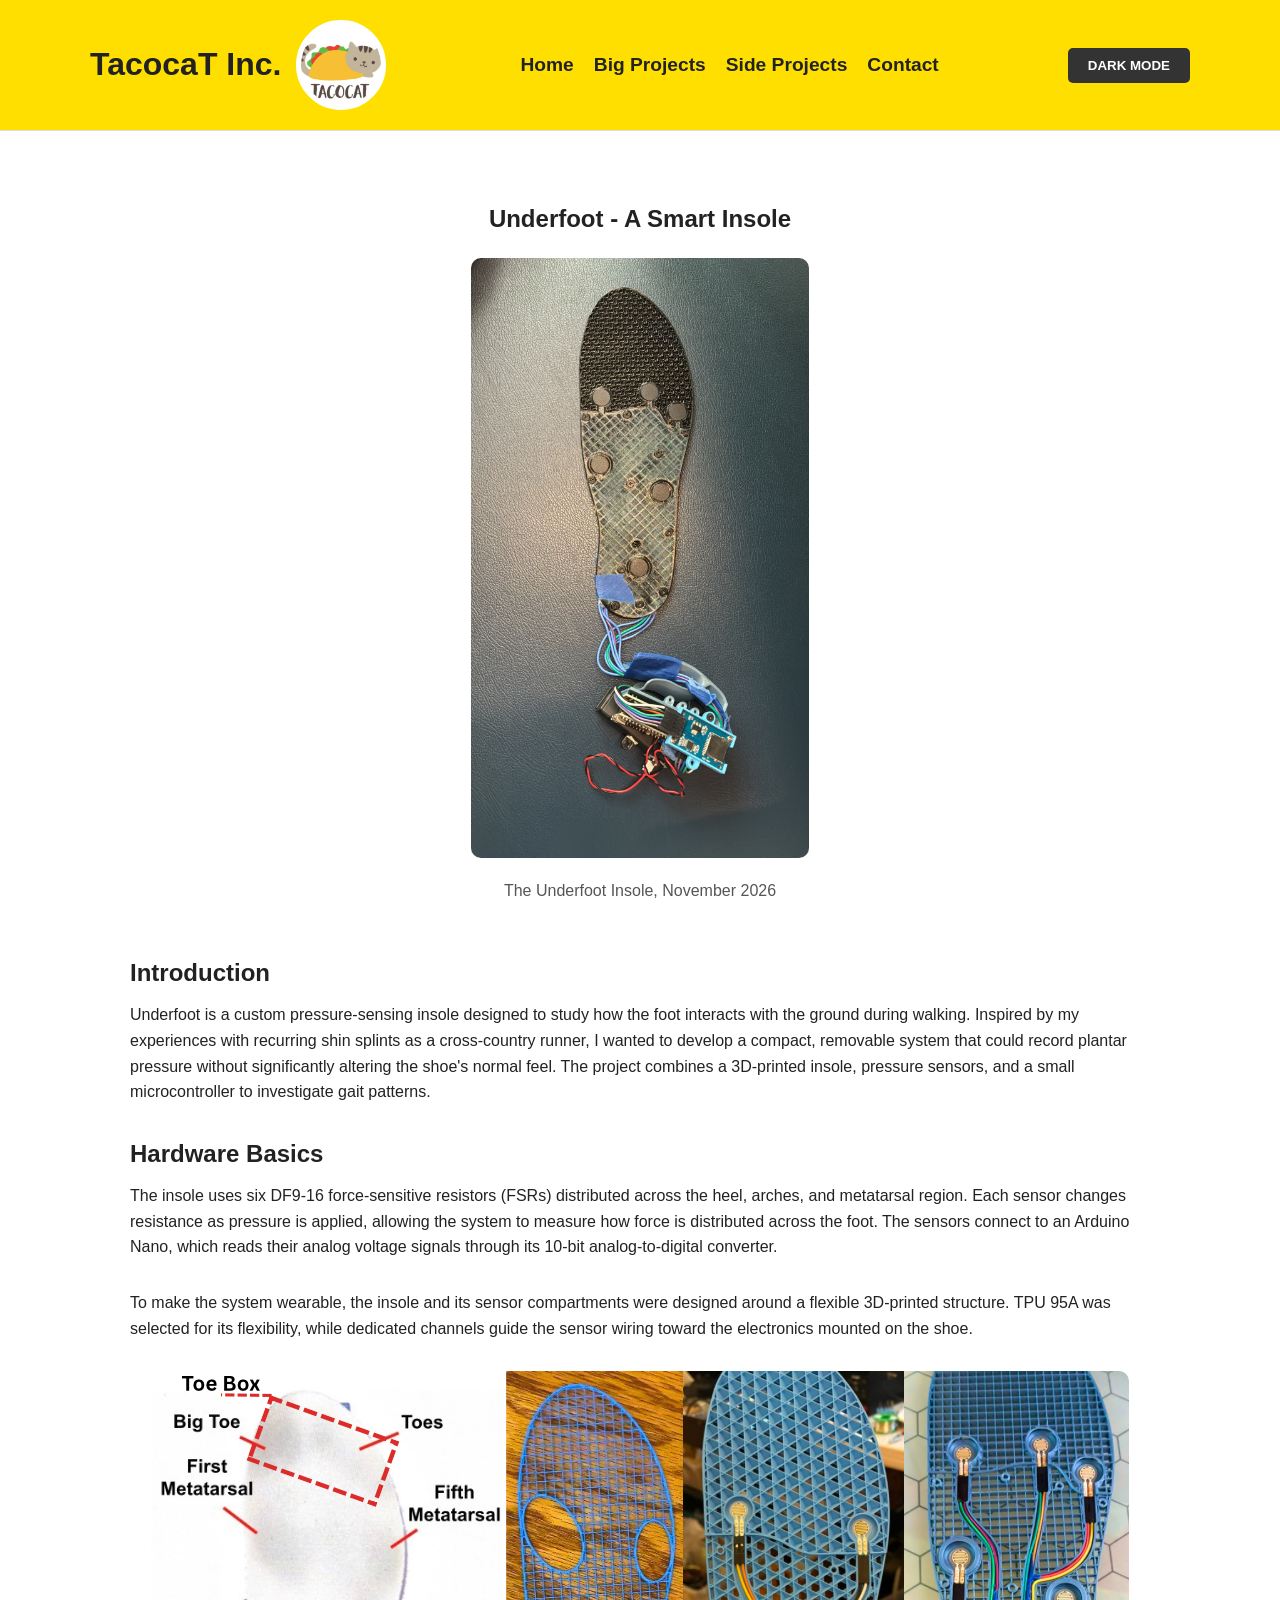
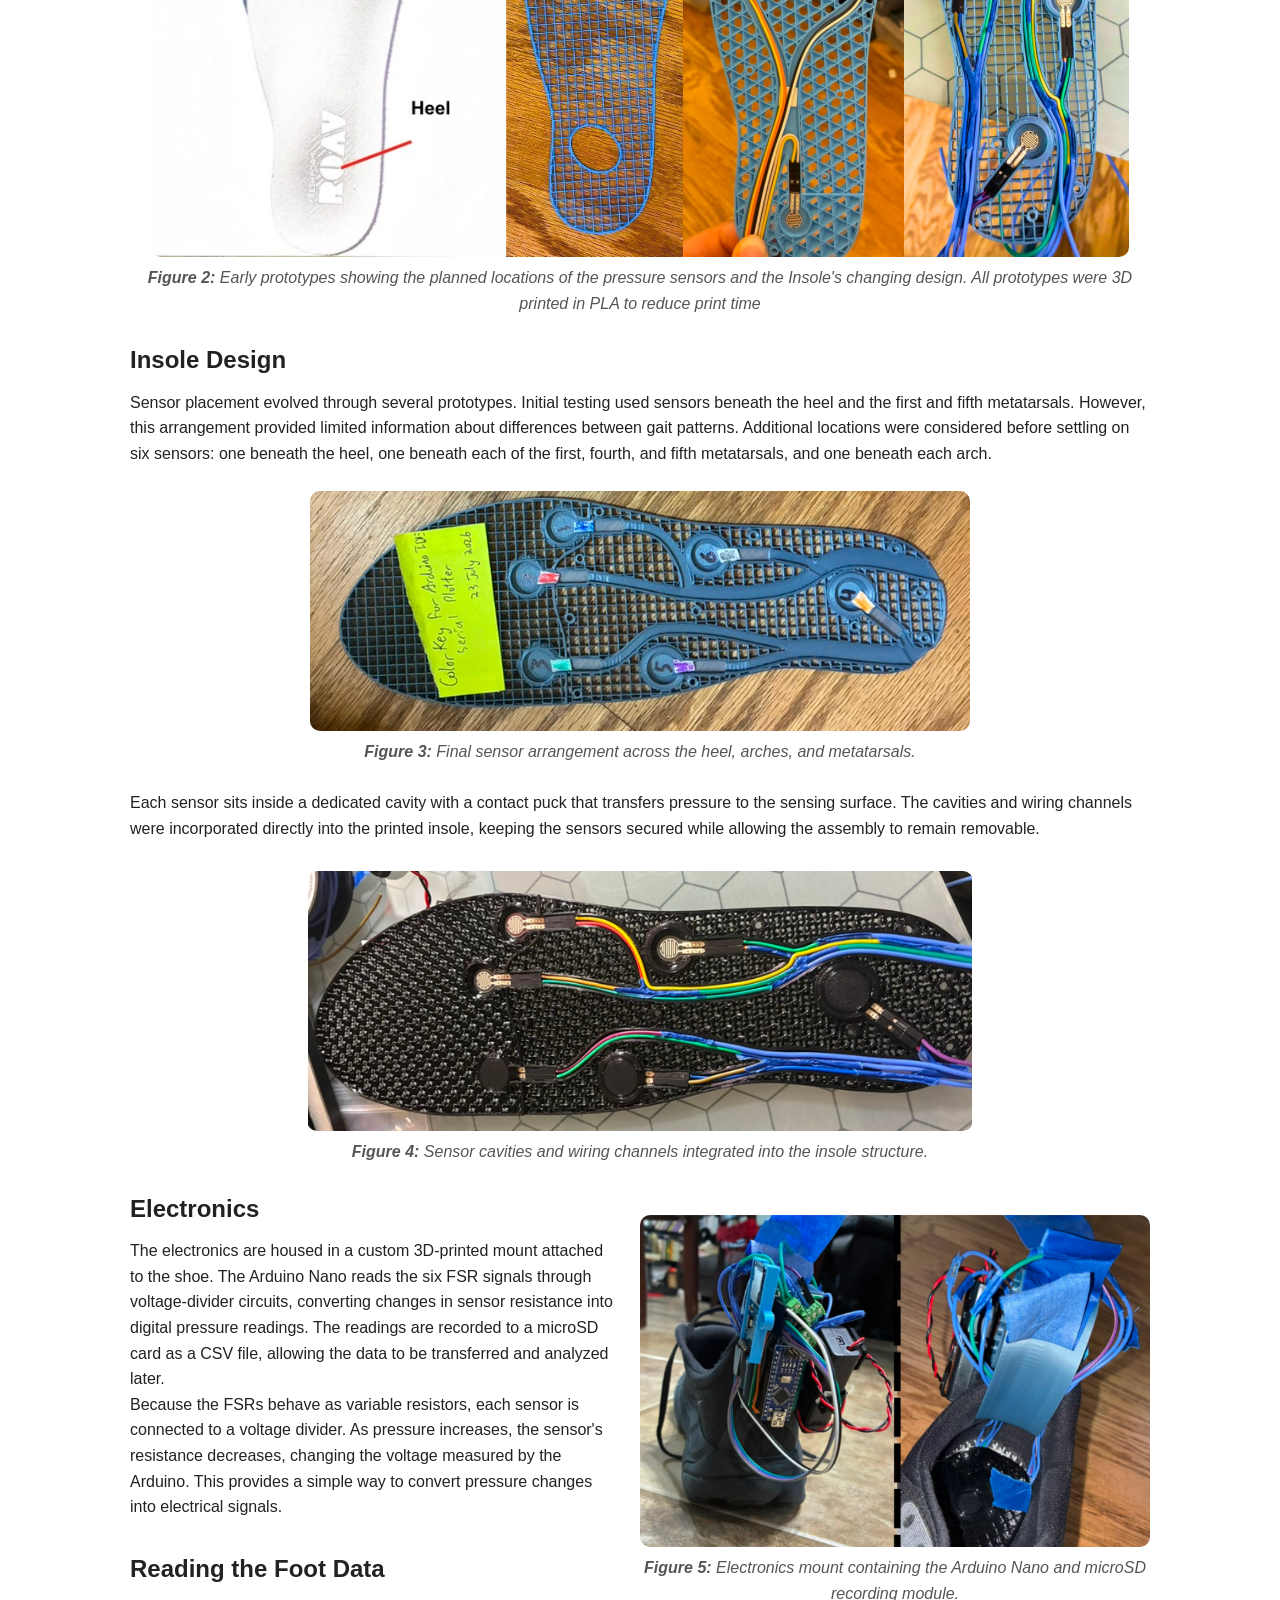
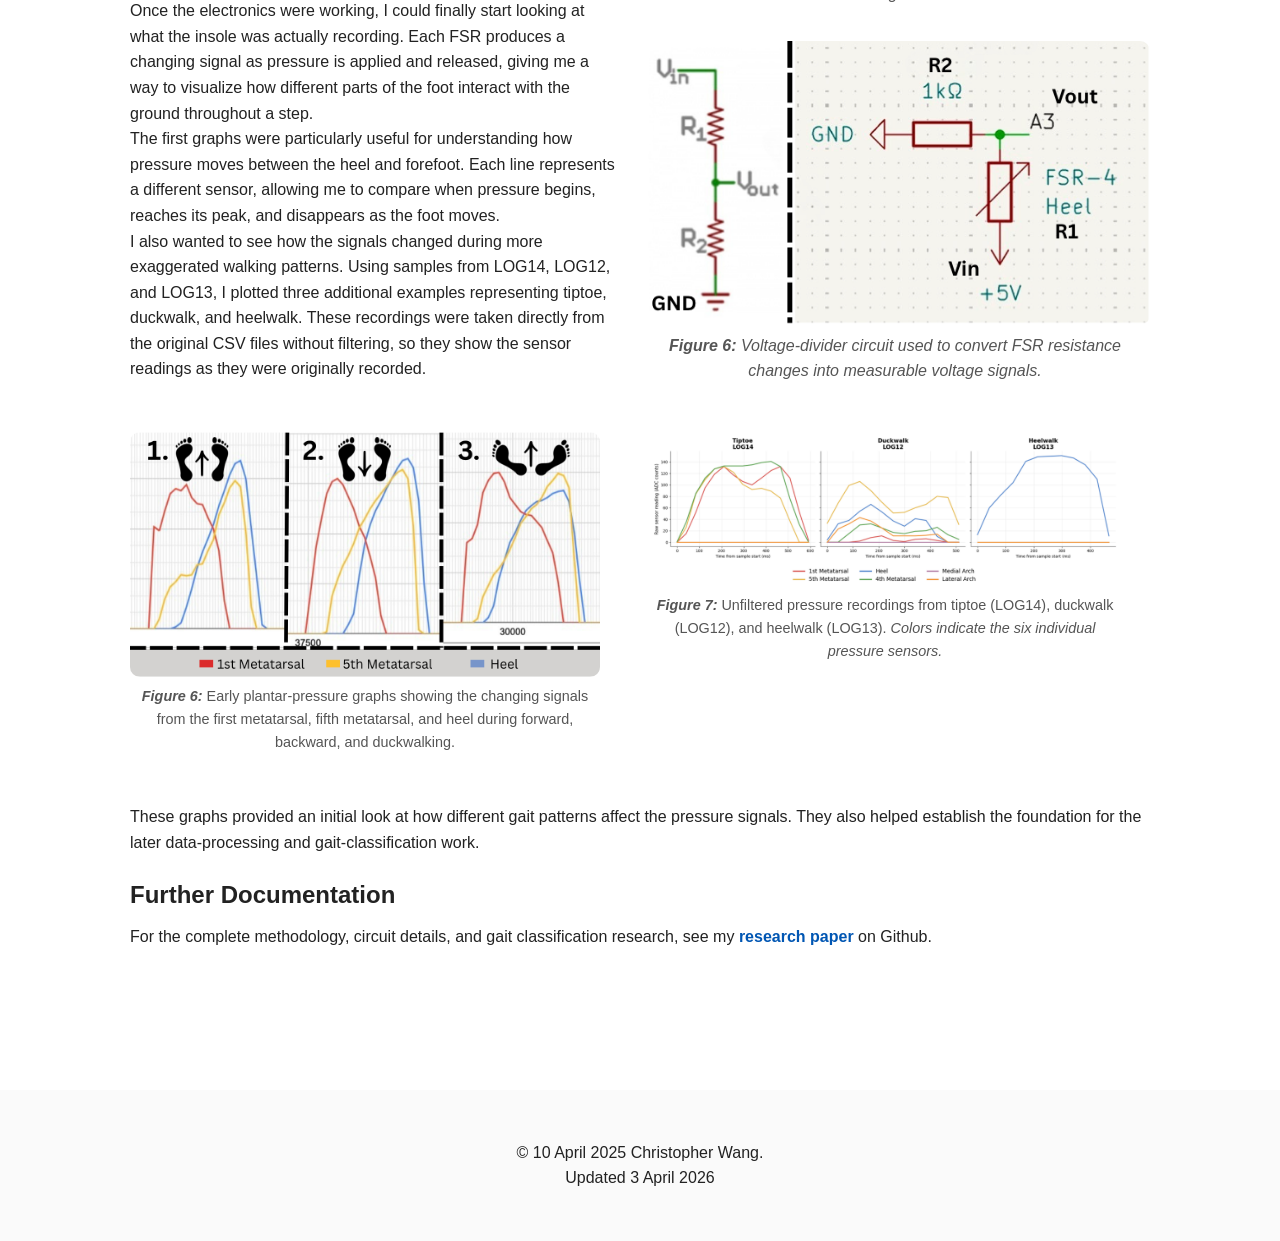
<file: projects/insole.html>
<!DOCTYPE html>
<html lang="en">
<head>
    <meta charset="UTF-8">
    <meta name="viewport" content="width=device-width, initial-scale=1">
    <meta name="description" content="Project page for Underfoot, a custom pressure-sensing insole for gait analysis.">
    <meta property="og:title" content="Underfoot - A Smart Insole">
    <meta property="og:description" content="A custom pressure-sensing insole designed to study gait and plantar pressure.">
    <meta property="og:type" content="website">
    <title>Underfoot - A Smart Insole</title>
    <link rel="stylesheet" href="../style.css">
</head>

<body>
    <nav id="navbar">
        <div class="container nav-container">
            <div class="logo-container">
                <h1><a class="brand" href="../index.html">TacocaT Inc.</a></h1>
                <img src="../TacocaT.jpeg" alt="TacocaT logo" class="nav-logo">
            </div>

            <ul class="nav-links">
                <li><a href="../index.html">Home</a></li>
                <li><a href="../index.html#big-projects">Big Projects</a></li>
                <li><a href="../index.html#side-projects">Side Projects</a></li>
                <li><a href="../index.html#contact">Contact</a></li>
            </ul>

            <button id="darkModeToggle" class="toggle-button">DARK MODE</button>
        </div>
    </nav>

    <main>
        <div class="container fade-in">
            <section class="project-detail">

                <h1 class="centered-title">Underfoot - A Smart Insole</h1>

                <figure>
                    <img src="../Insole-assets/Insole-V2.jpeg"
                         alt="The Underfoot pressure-sensing insole"
                         class="project-hero">
                    <figcaption>The Underfoot Insole, November 2026</figcaption>
                </figure>

                <div class="project-description">

                    <h2>Introduction</h2>
                    <p class="p-space">
                        Underfoot is a custom pressure-sensing insole designed to study
                        how the foot interacts with the ground during walking. Inspired
                        by my experiences with recurring shin splints as a cross-country
                        runner, I wanted to develop a compact, removable system that could
                        record plantar pressure without significantly altering the shoe's
                        normal feel. The project combines a 3D-printed insole, pressure
                        sensors, and a small microcontroller to investigate gait patterns.
                    </p>

                    <h2>Hardware Basics</h2>
                    <p class="p-space">
                        The insole uses six DF9-16 force-sensitive resistors (FSRs)
                        distributed across the heel, arches, and metatarsal region.
                        Each sensor changes resistance as pressure is applied, allowing
                        the system to measure how force is distributed across the foot.
                        The sensors connect to an Arduino Nano, which reads their
                        analog voltage signals through its 10-bit analog-to-digital
                        converter.
                    </p>

                    <p class="p-space">
                        To make the system wearable, the insole and its sensor
                        compartments were designed around a flexible 3D-printed
                        structure. TPU 95A was selected for its flexibility, while
                        dedicated channels guide the sensor wiring toward the
                        electronics mounted on the shoe.
                    </p>

                    <figure class="landscape-figure">
                        <img src="../Insole-assets/InsoleV2-prototypes.png"
                             alt="PLA prototype showing the six planned sensor locations">
                        <figcaption>
                            <b><i>Figure 2:</i></b>
                            Early prototypes showing the planned locations of the pressure sensors 
                            and the Insole's changing design.
                            <i>All prototypes were 3D printed in PLA to reduce print time</i>
                        </figcaption>
                    </figure>

                    <h2>Insole Design</h2>
                    <p>
                        Sensor placement evolved through several prototypes. Initial
                        testing used sensors beneath the heel and the first and fifth
                        metatarsals. However, this arrangement provided limited
                        information about differences between gait patterns. Additional
                        locations were considered before settling on six sensors:
                        one beneath the heel, one beneath each of the first, fourth,
                        and fifth metatarsals, and one beneath each arch.
                    </p>

                    <figure class="landscape-figure">
                        <img src="../Insole-assets/InsoleV2-key.png"
                             alt="Final insole design with six pressure sensor locations">
                        <figcaption>
                            <b><i>Figure 3:</i></b>
                            Final sensor arrangement across the heel, arches,
                            and metatarsals.
                        </figcaption>
                    </figure>

                    <p class="p-space">
                        Each sensor sits inside a dedicated cavity with a contact puck
                        that transfers pressure to the sensing surface. The cavities
                        and wiring channels were incorporated directly into the
                        printed insole, keeping the sensors secured while allowing
                        the assembly to remain removable.
                    </p>

                    <figure class="landscape-figure">
                        <img src="../Insole-assets/InsoleV2-wirechannels.png"
                             alt="3D-printed insole showing internal sensor and wire channels">
                        <figcaption>
                            <b><i>Figure 4:</i></b>
                            Sensor cavities and wiring channels integrated into
                            the insole structure.
                        </figcaption>
                    </figure>

                    <figure class="side-image-wrap-text-left">
                        <img src="../Insole-assets/InsoleV2-electronics.png"
                             alt="Arduino Nano and microSD module mounted on the shoe">
                        <figcaption>
                            <b><i>Figure 5:</i></b>
                            Electronics mount containing the Arduino Nano
                            and microSD recording module.
                        </figcaption>
                    </figure>

                    <h2>Electronics</h2>
                    <p>
                        The electronics are housed in a custom 3D-printed mount
                        attached to the shoe. The Arduino Nano reads the six FSR
                        signals through voltage-divider circuits, converting
                        changes in sensor resistance into digital pressure readings.
                        The readings are recorded to a microSD card as a CSV file,
                        allowing the data to be transferred and analyzed later.
                    </p>

                    <p class="p-space">
                        Because the FSRs behave as variable resistors, each sensor
                        is connected to a voltage divider. As pressure increases,
                        the sensor's resistance decreases, changing the voltage
                        measured by the Arduino. This provides a simple way to
                        convert pressure changes into electrical signals.
                    </p>

                    <figure class="side-image-wrap-text-left">
                        <img src="../Insole-assets/InsoleV2-voltage-divider.png"
                             alt="Voltage-divider circuit used to read the force-sensitive resistors">
                        <figcaption>
                            <b><i>Figure 6:</i></b>
                            Voltage-divider circuit used to convert FSR resistance
                            changes into measurable voltage signals.
                        </figcaption>
                    </figure>

                    <h2>Reading the Foot Data</h2>

                    <p>
                        Once the electronics were working, I could finally start looking at
                        what the insole was actually recording. Each FSR produces a changing
                        signal as pressure is applied and released, giving me a way to visualize
                        how different parts of the foot interact with the ground throughout
                        a step.
                    </p>

                    <p>
                        The first graphs were particularly useful for understanding how
                        pressure moves between the heel and forefoot. Each line represents
                        a different sensor, allowing me to compare when pressure begins,
                        reaches its peak, and disappears as the foot moves.
                    </p>

                    <p>
                        I also wanted to see how the signals changed during more exaggerated
                        walking patterns. Using samples from LOG14, LOG12, and LOG13, I plotted
                        three additional examples representing tiptoe, duckwalk, and heelwalk.
                        These recordings were taken directly from the original CSV files
                        without filtering, so they show the sensor readings as they were
                        originally recorded.
                    </p>

                    <div class="image-pair-container">

                        <figure class="insole-graph-figure left">
                            <img src="../Insole-assets/InsoleV1-DataGraphs.png"
                                alt="Initial plantar pressure graphs showing heel and metatarsal signals during
                                 forward, backward, and duckwalk.">

                            <figcaption>
                                <b><i>Figure 6: </i></b>
                                Early plantar-pressure graphs showing the changing signals
                                from the first metatarsal, fifth metatarsal, and heel during 
                                forward, backward, and duckwalking.
                            </figcaption>
                        </figure>

                        <figure class="insole-graph-figure left">
                            <img src="../Insole-assets/Underfoot-raw-gait-samples.png"
                                alt="Raw pressure signals from all six sensors during tiptoe, duckwalk, and heelwalk">
                            <figcaption>
                                <b><i>Figure 7: </i></b>
                                Unfiltered pressure recordings from tiptoe (LOG14),
                                duckwalk (LOG12), and heelwalk (LOG13).
                                <i>Colors indicate the six individual pressure sensors.</i>
                            </figcaption>
                        </figure>

                    </div>

                    <p>
                        These graphs provided an initial look at how different gait patterns
                        affect the pressure signals. They also helped establish the foundation
                        for the later data-processing and gait-classification work.
                    </p>

                    <h2>Further Documentation</h2>
                    <p>
                        For the complete methodology, circuit details, and gait
                        classification research, see my
                        <b><a href="https://github.com/Cobalt-Walnut/Insole-Research-Paper/blob/main/main-7.pdf">
                            research paper
                        </a></b>on Github.
                    </p>

                </div>
            </section>
        </div>
    </main>

    <script src="../footer.js"></script>
    <script src="../script.js"></script>
</body>
</html>
</file>
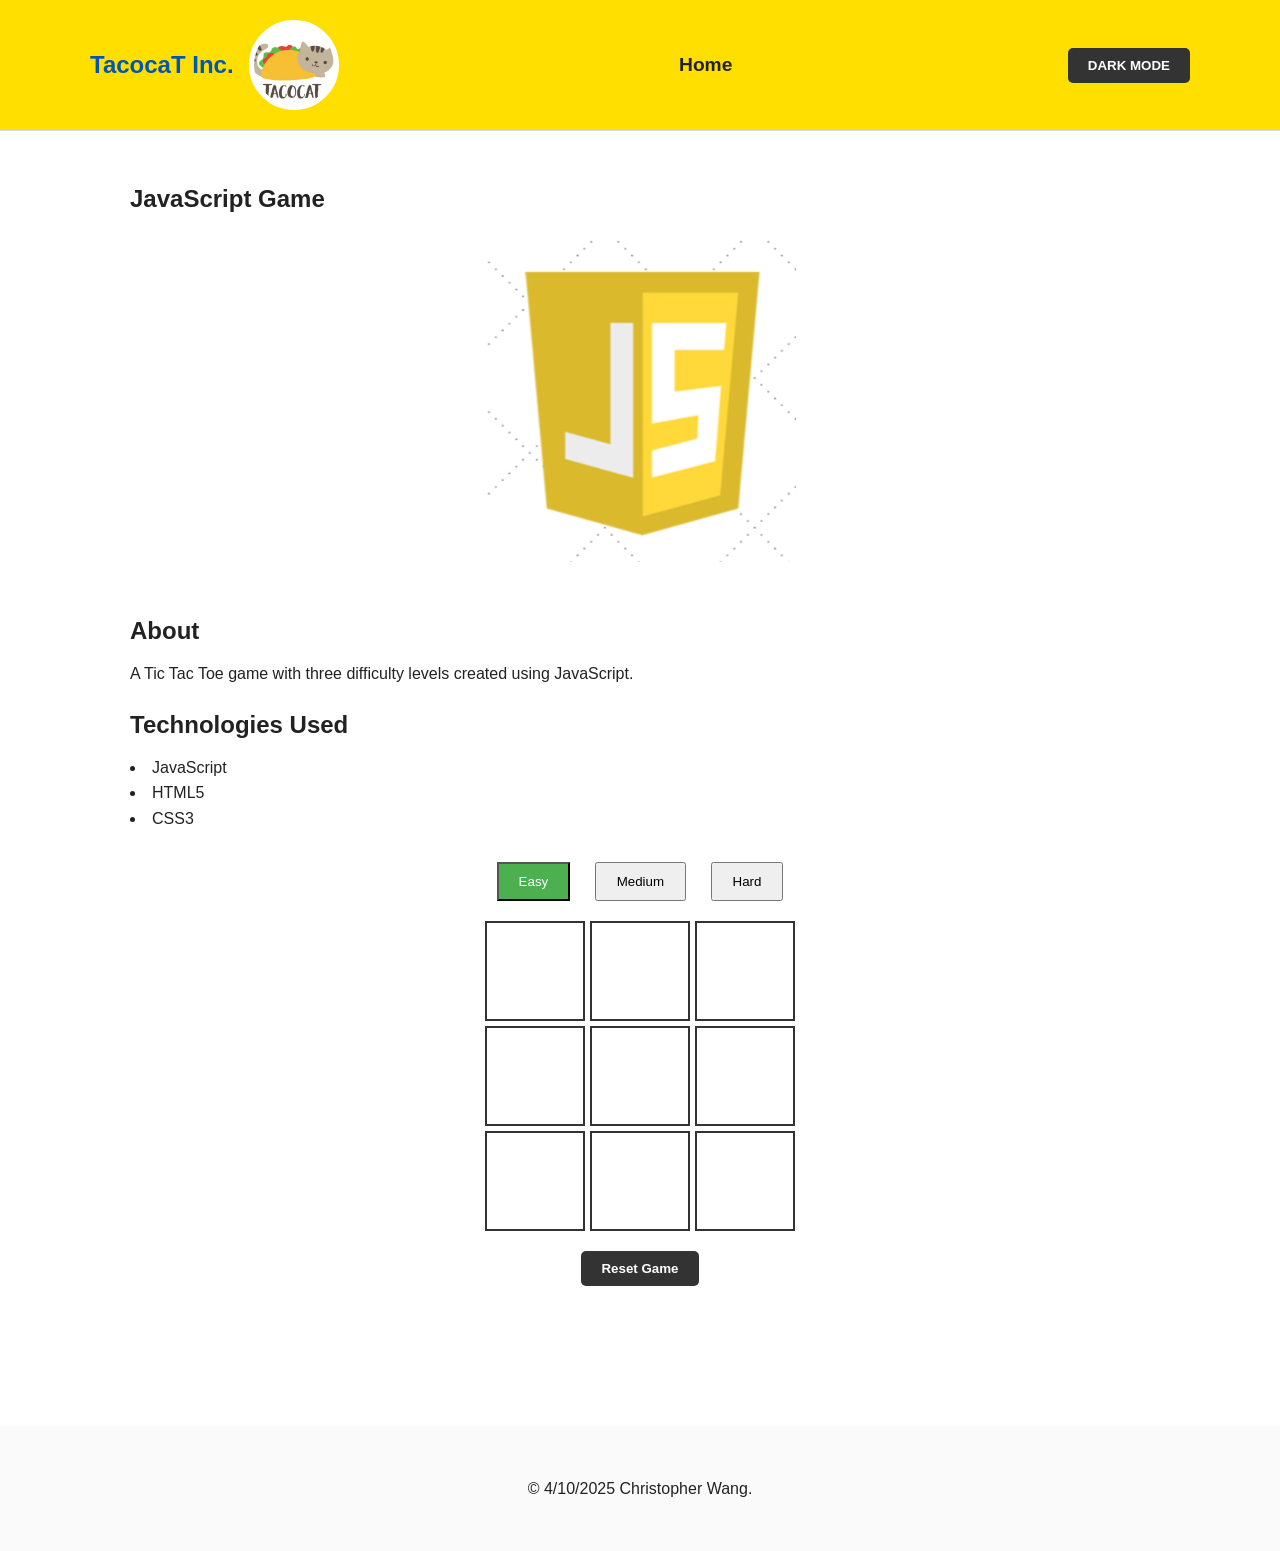
<file: projects/javascript-game.html>
<!DOCTYPE html>
<html lang="en">
<head>
    <meta charset="UTF-8">
    <meta name="viewport" content="width=device-width, initial-scale=1">
    <title>TacocaT - JavaScript Game</title>
    <link rel="stylesheet" href="../style.css">
    <style>
        .game-container {
            margin-top: 20px;
            text-align: center;
        }
        .board {
            display: grid;
            grid-template-columns: repeat(3, 100px);
            gap: 5px;
            margin: 20px auto;
            width: 310px;
        }
        .cell {
            width: 100px;
            height: 100px;
            border: 2px solid #333;
            font-size: 40px;
            display: flex;
            align-items: center;
            justify-content: center;
            cursor: pointer;
            background: #fff;
        }
        .cell:hover {
            background: #f0f0f0;
        }
        .controls {
            margin: 20px 0;
        }
        .difficulty-btn {
            margin: 0 10px;
            padding: 10px 20px;
            cursor: pointer;
        }
        .active {
            background: #4CAF50;
            color: white;
        }
    </style>
</head>
<body>
    <nav id="navbar">
        <div class="container nav-container">
            <div class="logo-container">
                <a href="../index.html"><span>TacocaT Inc.</span></a>
                <img src="../IMG_1815.jpeg" alt="Logo" class="nav-logo">
            </div>
            <ul class="nav-links">
                <li><a href="../index.html">Home</a></li>
            </ul>
            <button id="darkModeToggle" class="toggle-button">DARK MODE</button>
        </div>
    </nav>

    <main>
        <div class="container fade-in">
            <section class="project-detail">
                <h1>JavaScript Game</h1>
                <img src="../IMG_1818.jpeg" alt="JavaScript Game" class="project-hero">
                <div class="project-description">
                    <h2>About</h2>
                    <p>A Tic Tac Toe game with three difficulty levels created using JavaScript.</p>
                    <h2>Technologies Used</h2>
                    <ul>
                        <li>JavaScript</li>
                        <li>HTML5</li>
                        <li>CSS3</li>
                    </ul>
                </div>
                <div class="game-container">
                    <div class="controls">
                        <button class="difficulty-btn active" data-level="easy">Easy</button>
                        <button class="difficulty-btn" data-level="medium">Medium</button>
                        <button class="difficulty-btn" data-level="hard">Hard</button>
                    </div>
                    <div class="board"></div>
                    <button onclick="resetGame()" class="toggle-button">Reset Game</button>
                </div>
            </section>
        </div>
    </main>

    <footer>
        <div class="container">
            <p>© 4/10/2025 Christopher Wang.</p>
        </div>
    </footer>
    <script>
        const board = Array(9).fill('');
        let currentPlayer = 'X';
        let gameActive = true;
        let difficulty = 'easy';

        // Initialize the game board
        const boardElement = document.querySelector('.board');
        for (let i = 0; i < 9; i++) {
            const cell = document.createElement('div');
            cell.classList.add('cell');
            cell.setAttribute('data-index', i);
            cell.addEventListener('click', handleCellClick);
            boardElement.appendChild(cell);
        }

        // Handle difficulty buttons
        document.querySelectorAll('.difficulty-btn').forEach(btn => {
            btn.addEventListener('click', (e) => {
                document.querySelectorAll('.difficulty-btn').forEach(b => b.classList.remove('active'));
                btn.classList.add('active');
                difficulty = btn.dataset.level;
                resetGame();
            });
        });

        function handleCellClick(e) {
            const index = e.target.dataset.index;
            if (board[index] === '' && gameActive && currentPlayer === 'X') {
                makeMove(index);
                if (gameActive) {
                    setTimeout(() => computerMove(), 500);
                }
            }
        }

        function makeMove(index) {
            board[index] = currentPlayer;
            document.querySelectorAll('.cell')[index].textContent = currentPlayer;
            if (checkWin(board, currentPlayer)) {
                gameActive = false;
                setTimeout(() => alert(`${currentPlayer} wins!`), 100); // Display win message after a short delay
                return;
            }
            if (!board.includes('')) {
                gameActive = false;
                setTimeout(() => alert("It's a draw!"), 100); // Display draw message after a short delay
                return;
            }
            currentPlayer = currentPlayer === 'X' ? 'O' : 'X';
        }

        function computerMove() {
            let move;
            switch(difficulty) {
                case 'easy':
                    move = getRandomMove();
                    break;
                case 'medium':
                    move = Math.random() < 0.5 ? getBestMove() : getRandomMove();
                    break;
                case 'hard':
                    move = getBestMove();
                    break;
            }
            makeMove(move);
        }

        function getRandomMove() {
            const emptyCells = board.reduce((acc, cell, index) => {
                if (cell === '') acc.push(index);
                return acc;
            }, []);
            return emptyCells[Math.floor(Math.random() * emptyCells.length)];
        }

        function getBestMove() {
            let bestScore = -Infinity;
            let bestMove;
            for (let i = 0; i < 9; i++) {
                if (board[i] === '') {
                    board[i] = 'O';
                    let score = minimax(board, 0, false);
                    board[i] = '';
                    if (score > bestScore) {
                        bestScore = score;
                        bestMove = i;
                    }
                }
            }
            return bestMove;
        }

        function minimax(board, depth, isMaximizing) {
            if (checkWin(board, 'O')) return 1;
            if (checkWin(board, 'X')) return -1;
            if (!board.includes('')) return 0;

            if (isMaximizing) {
                let bestScore = -Infinity;
                for (let i = 0; i < 9; i++) {
                    if (board[i] === '') {
                        board[i] = 'O';
                        let score = minimax(board, depth + 1, false);
                        board[i] = '';
                        bestScore = Math.max(score, bestScore);
                    }
                }
                return bestScore;
            } else {
                let bestScore = Infinity;
                for (let i = 0; i < 9; i++) {
                    if (board[i] === '') {
                        board[i] = 'X';
                        let score = minimax(board, depth + 1, true);
                        board[i] = '';
                        bestScore = Math.min(score, bestScore);
                    }
                }
                return bestScore;
            }
        }

        function checkWin(board, player) {
            const winConditions = [
                [0, 1, 2], [3, 4, 5], [6, 7, 8], // Rows
                [0, 3, 6], [1, 4, 7], [2, 5, 8], // Columns
                [0, 4, 8], [2, 4, 6] // Diagonals
            ];
            return winConditions.some(condition => 
                condition.every(index => board[index] === player)
            );
        }

        function resetGame() {
            board.fill('');
            document.querySelectorAll('.cell').forEach(cell => cell.textContent = '');
            currentPlayer = 'X';
            gameActive = true;
        }
    </script>
    <script src="../script.js"></script>
</body>
</html>
</file>
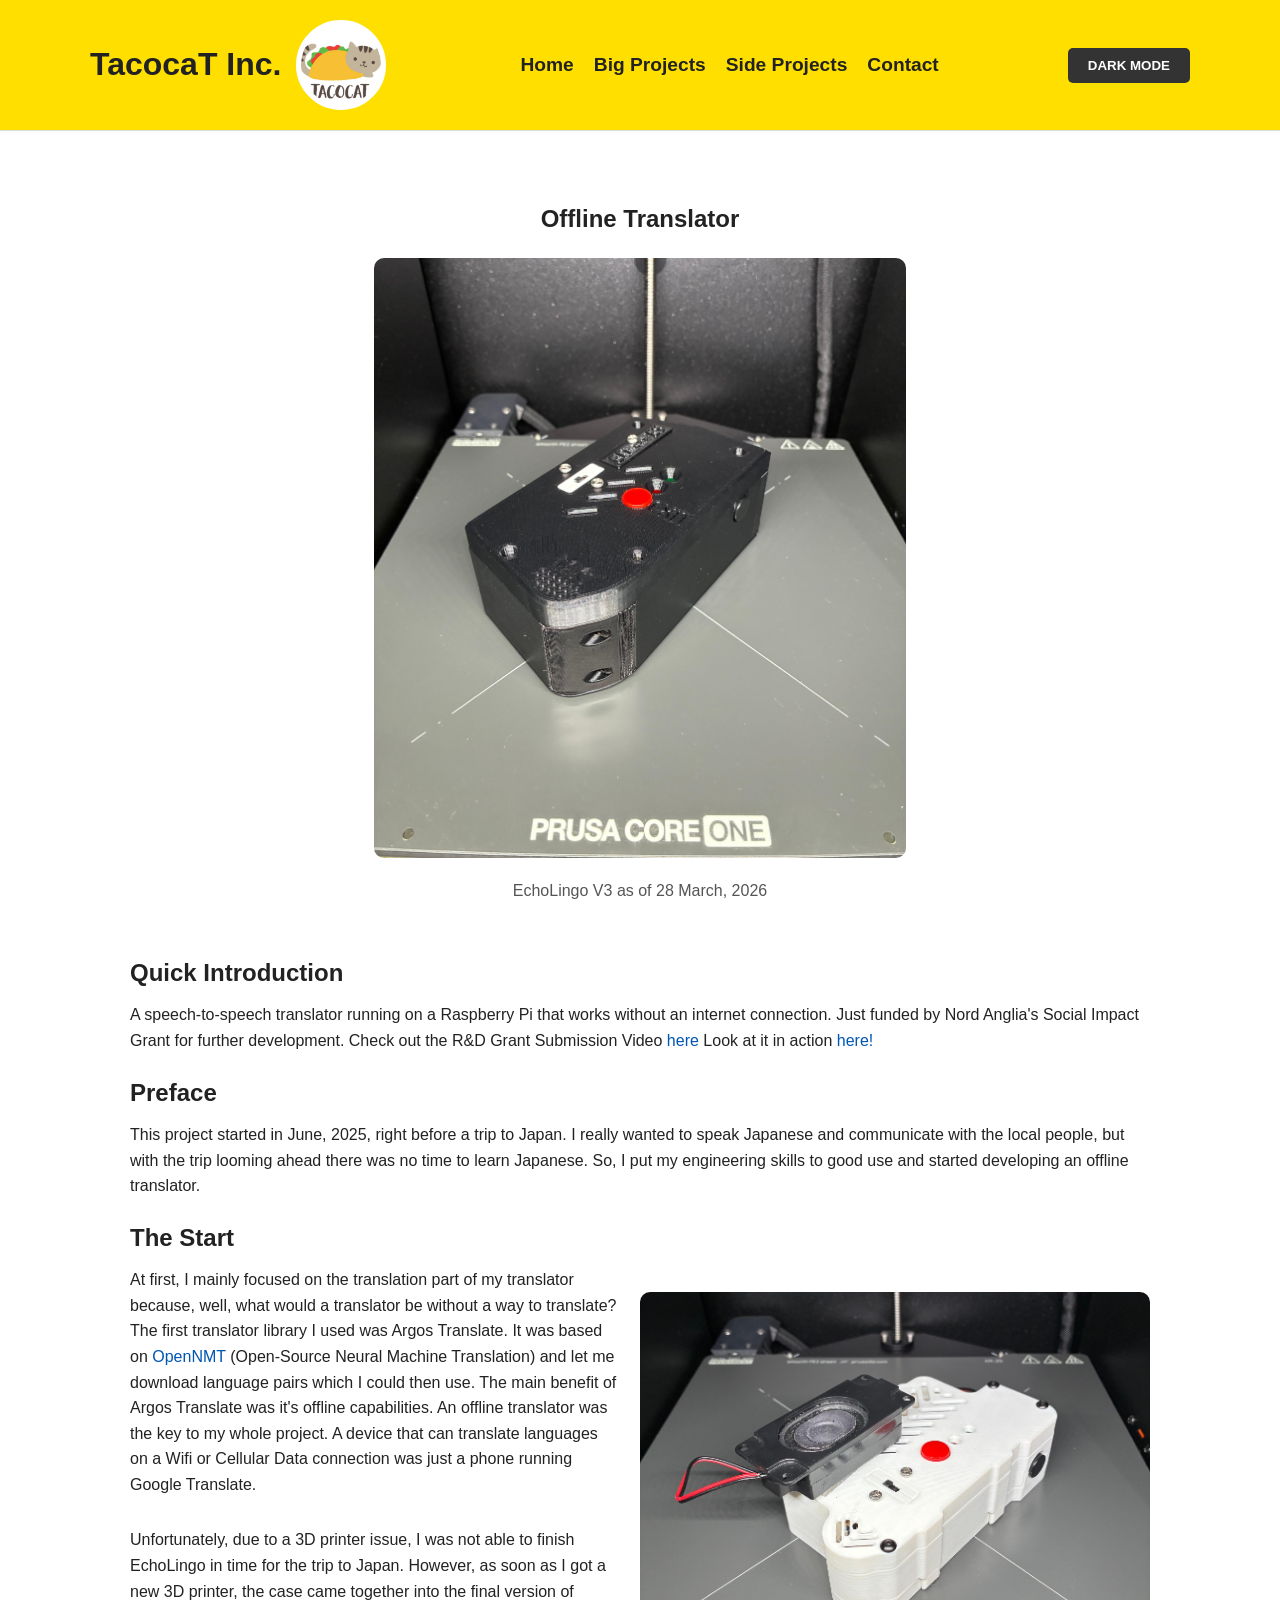
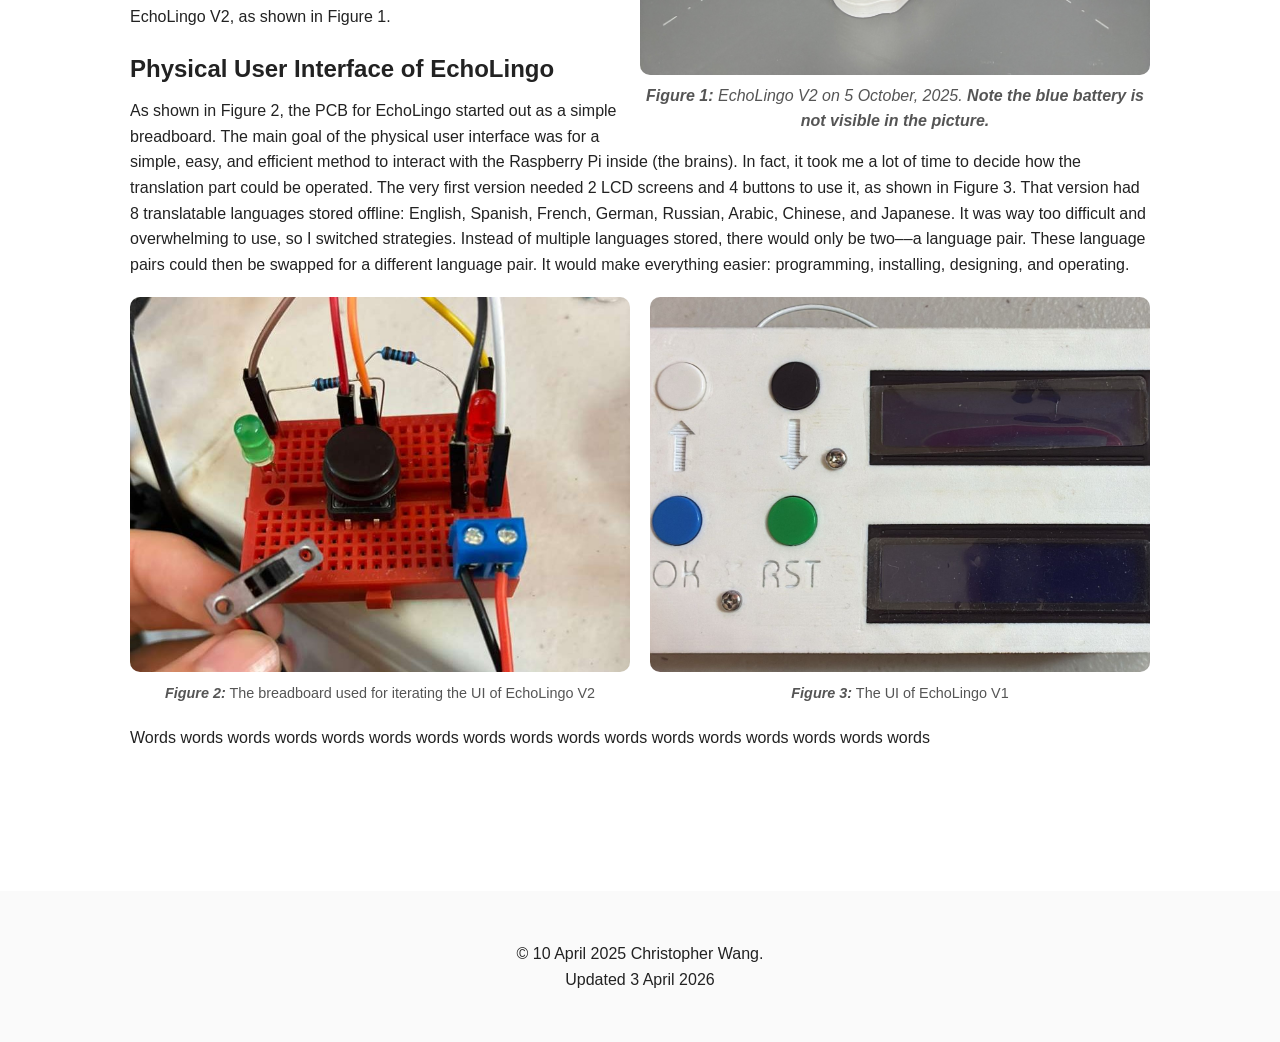
<file: projects/offline-translator.html>
<!DOCTYPE html>
<html lang="en">

<head>
    <meta charset="UTF-8">
    <meta name="viewport" content="width=device-width, initial-scale=1">
    <meta name="description" content="EchoLingo Project Page">
    <meta property="og:title" content="TacocaT - Offline Translator">
    <meta property="og:description" content="Project page for EchoLingo: an offline speech-to-speech translator on Raspberry Pi.">
    <meta property="og:type" content="website">
    <title>TacocaT - EchoLingo</title>
    <link rel="stylesheet" href="../style.css">
</head>

<body>
    <nav id="navbar">
        <div class="container nav-container">
            <div class="logo-container">
                <h1><a class="brand" href="../index.html">TacocaT Inc.</a></h1>
                <img src="../TacocaT.jpeg" alt="Logo" class="nav-logo">
            </div>
            <ul class="nav-links">
                <li><a href="../index.html">Home</a></li>
                <li><a href="../index.html#big-projects">Big Projects</a></li>
                <li><a href="../index.html#side-projects">Side Projects</a></li>
                <li><a href="../index.html#contact">Contact</a></li>
            </ul>
            <button id="darkModeToggle" class="toggle-button">DARK MODE</button>
        </div>
    </nav>

    <main>
        <div class="container fade-in">
            <section class="project-detail">
                <h1 class="centered-title">Offline Translator</h1>
                <figure>
                    <img src="../Echolingo-assets/EcholingoV3-main-pic.jpeg" alt="Offline Translator" class="project-hero">
                    <figcaption>EchoLingo V3 as of 28 March, 2026</figcaption>
                </figure>
                <div class="project-description">
                    <h2>Quick Introduction</h2>
                    <p>A speech-to-speech translator running on a Raspberry Pi that works without an internet connection.
                        Just funded by Nord Anglia's Social Impact Grant for further development.
                        Check out the R&D Grant Submission Video <a href="https://zealous.co/christopherwang/project/EchoLingo/">here</a>
                        Look at it in action <a href="https://www.click2houston.com/news/local/2025/09/17/houston-area-8th-grader-invents-prototype-device-for-language-translation/">here!</a>
                    </p>
                    <h2>Preface</h2>
                    <p>This project started in June, 2025, right before a trip to Japan.
                        I really wanted to speak Japanese and communicate with the local people, 
                        but with the trip looming ahead there was no time to learn Japanese. So, 
                        I put my engineering skills to good use and started developing an offline 
                        translator.
                    </p>
                    <h2>The Start</h2>

                    <figure class="side-image-wrap-text-left">
                        <img src="../Echolingo-assets/EcholingoV2-main-pic.jpeg" alt="EchoLingo V2">
                        <figcaption><b><i>Figure 1:</i></b> EchoLingo V2 on 5 October, 2025. <b>Note the blue battery is not visible in the picture.</b></figcaption>
                    </figure>

                    <p class="p-space">At first, I mainly focused on the translation part of my translator because, well, 
                        what would a translator be without a way to translate? The first translator library 
                        I used was Argos Translate. It was based on <a href="https://opennmt.net/">OpenNMT</a> (Open-Source Neural Machine Translation) 
                        and let me download language pairs which I could then use. The main benefit of Argos Translate 
                        was it's offline capabilities. An offline translator was the key to my whole project. A device 
                        that can translate languages on a Wifi or Cellular Data connection was just a phone running 
                        Google Translate. 
                    </p>
                    
                    <p>
                        Unfortunately, due to a 3D printer issue, I was not able to finish EchoLingo in time for the trip to Japan. However, as soon as 
                        I got a new 3D printer, the case came together into the final version of EchoLingo V2, as shown in Figure 1.
                    </p>
                    <h2>Physical User Interface of EchoLingo</h2>
                    <p>
                        As shown in Figure 2, the PCB for EchoLingo started out as a simple breadboard. The main goal of the physical user interface was 
                        for a simple, easy, and efficient method to interact with the Raspberry Pi inside (the brains). In fact, it took me a lot of 
                        time to decide how the translation part could be operated. The very first version needed 2 LCD screens and 4 buttons to use it, as shown in Figure 3. 
                        That version had 8 translatable languages stored offline: English, Spanish, French, German, Russian, Arabic, Chinese, and Japanese. 
                        It was way too difficult and overwhelming to use, so I switched strategies. Instead of multiple languages stored, there would only 
                        be two––a language pair. These language pairs could then be swapped for a different language pair. It would make everything easier: 
                        programming, installing, designing, and operating.
                    </p>
                    <div class="image-pair-container">
                        <figure class="side-by-side-figure">
                            <img src="../Echolingo-assets/EcholingoV2-prototype-breadboard.jpeg" alt="EchoLingo Breadboard">
                            <figcaption><b><i>Figure 2:</i></b> The breadboard used for iterating the UI of EchoLingo V2</figcaption>
                        </figure>
                        <figure class="side-by-side-figure">
                            <img src="../Echolingo-assets/EchoLingo-UI-prototype-V1.jpeg" alt="EchoLingo V1">
                            <figcaption><b><i>Figure 3:</i></b> The UI of EchoLingo V1</figcaption>
                        </figure>
                    </div>
                    <p>
                        Words words words words words words words words words words words words words words words words words
                    </p>
                </div>
            </section>
        </div>
    </main>

    <script src="../footer.js"></script>
    <script src="../script.js"></script>

</body>

</html>
</file>
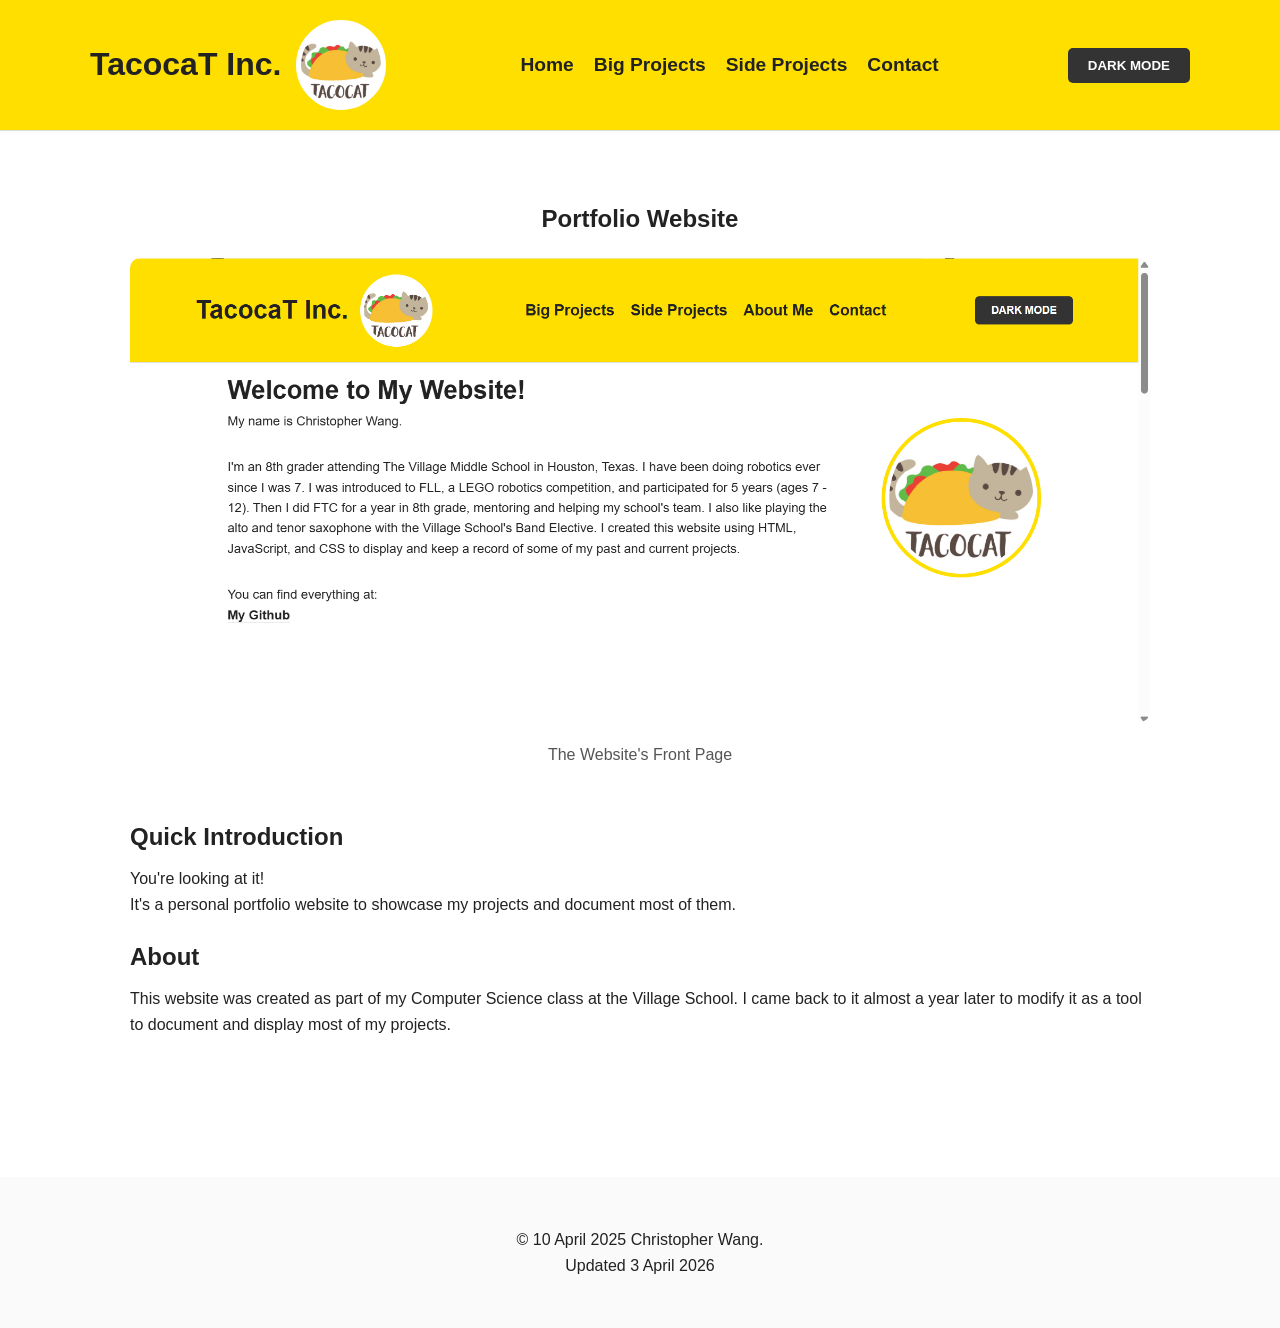
<file: projects/portfolio.html>
<!DOCTYPE html>
<html lang="en">

<head>
    <meta charset="UTF-8">
    <meta name="viewport" content="width=device-width, initial-scale=1">
    <meta name="description" content="Project page for the TacocaT portfolio website (HTML/CSS/JS).">
    <meta property="og:title" content="TacocaT - Portfolio Website">
    <meta property="og:description" content="Project page for the TacocaT portfolio website (HTML/CSS/JS).">
    <meta property="og:type" content="website">
    <title>TacocaT - Portfolio Website</title>
    <link rel="stylesheet" href="../style.css">
</head>

<body>
    <nav id="navbar">
        <div class="container nav-container">
            <div class="logo-container">
                <h1><a class="brand" href="../index.html">TacocaT Inc.</a></h1>
                <img src="../TacocaT.jpeg" alt="Logo" class="nav-logo">
            </div>
            <ul class="nav-links">
                <li><a href="../index.html">Home</a></li>
                <li><a href="../index.html#big-projects">Big Projects</a></li>
                <li><a href="../index.html#side-projects">Side Projects</a></li>
                <li><a href="../index.html#contact">Contact</a></li>
            </ul>
            <button id="darkModeToggle" class="toggle-button">DARK MODE</button>
        </div>
    </nav>

    <main>
        <div class="container fade-in">
            <section class="project-detail">
                <h1 class="centered-title">Portfolio Website</h1>
                <figure>
                    <img src="../portfolio-webpage.png" alt="Portfolio Website" class="project-hero">
                    <figcaption>The Website's Front Page</figcaption>
                </figure>
                <div class="project-description">
                    <h2>Quick Introduction</h2>
                    <p>You're looking at it!</p>
                    <p>It's a personal portfolio website to showcase my projects and document most of them.</p>
                    <h2>About</h2>
                    <p>This website was created as part of my Computer Science class at the Village School. 
                        I came back to it almost a year later to modify it as a tool to document and display 
                        most of my projects.
                    </p>
                </div>
            </section>
        </div>
    </main>

    <script src="../footer.js"></script>
    
    <script src="../script.js"></script>
</body>

</html>
</file>
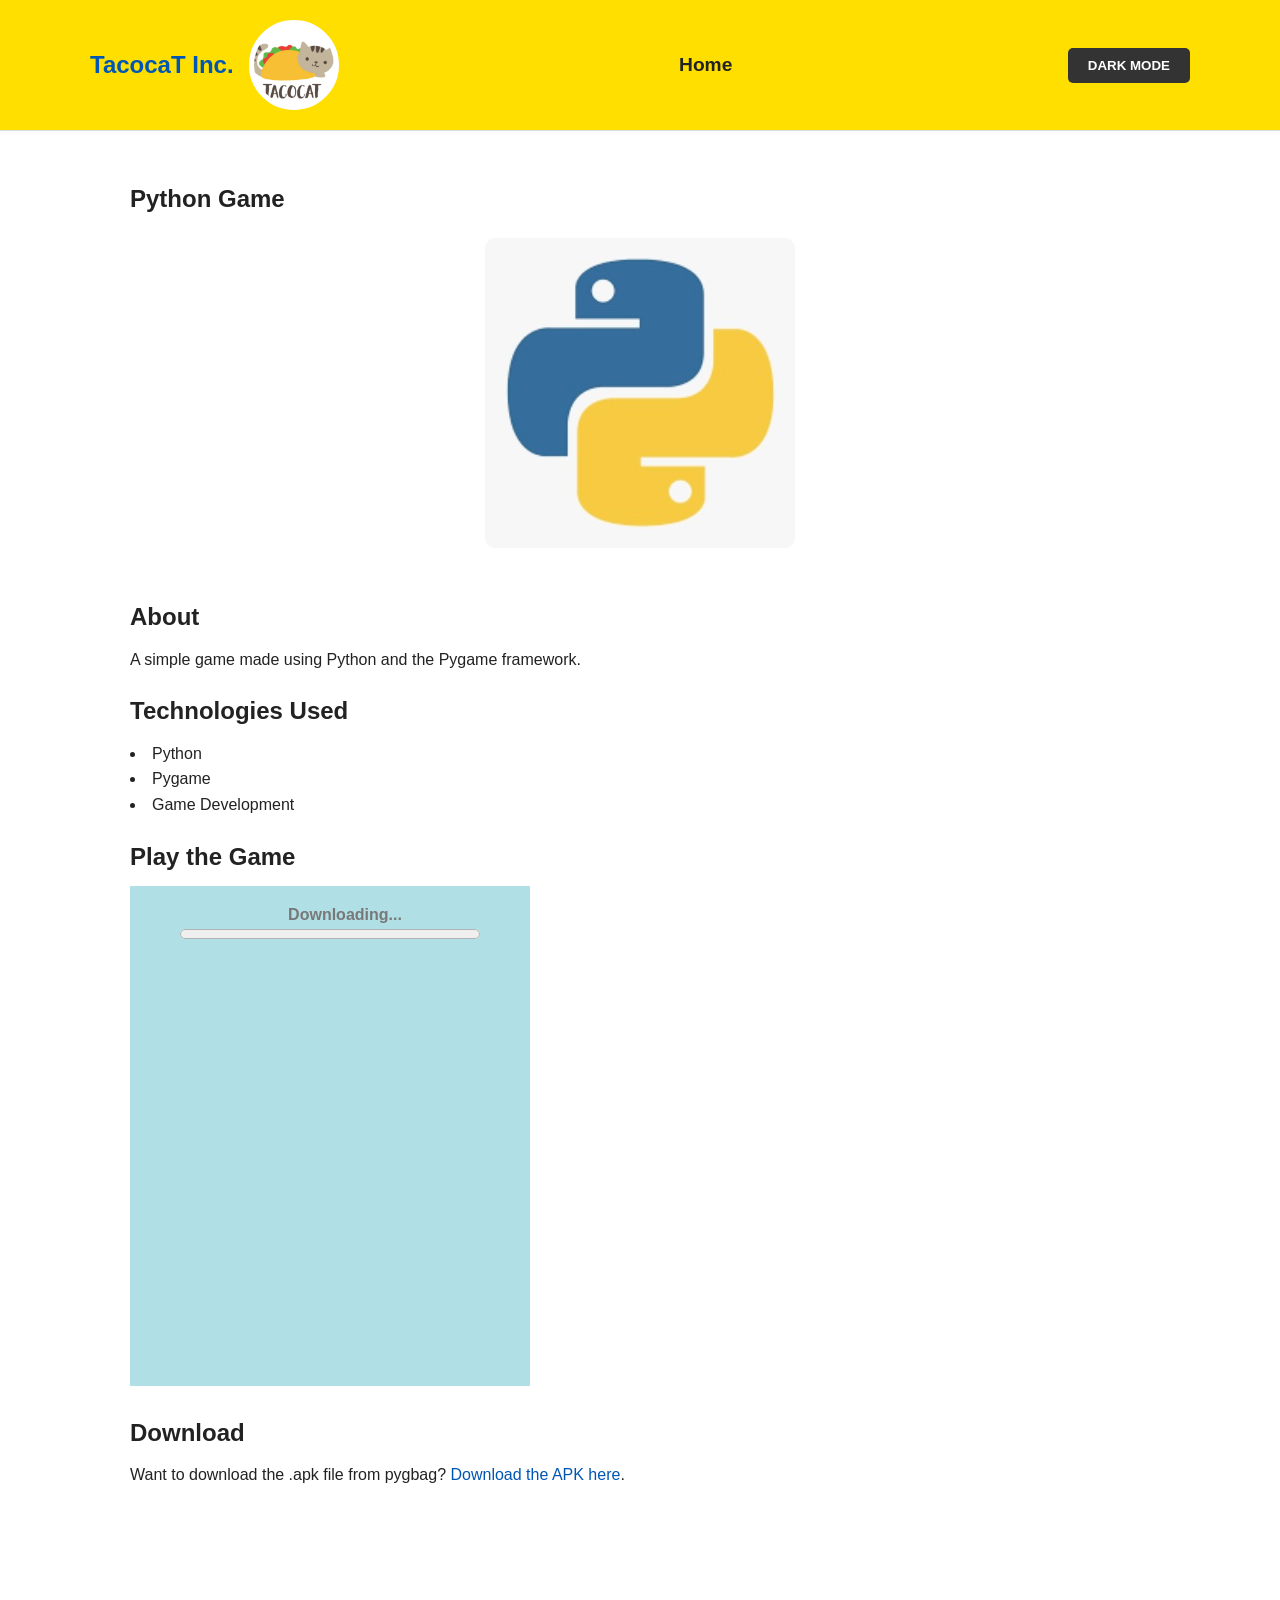
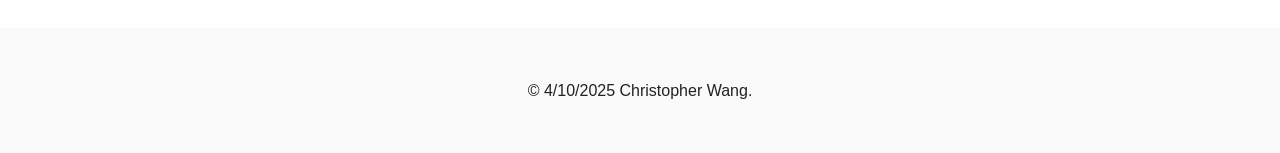
<file: projects/python-game.html>
<!DOCTYPE html>
<html lang="en">

<head>
    <meta charset="UTF-8">
    <meta name="viewport" content="width=device-width, initial-scale=1">
    <title>TacocaT - Python Game</title>
    <link rel="stylesheet" href="../style.css">
</head>

<body>
    <nav id="navbar">
        <div class="container nav-container">
            <div class="logo-container">
                <a href="../index.html"><span>TacocaT Inc.</span></a>
                <img src="../TacocaT.jpeg" alt="Logo" class="nav-logo">
            </div>
            <ul class="nav-links">
                <li><a href="../index.html">Home</a></li>
            </ul>
            <button id="darkModeToggle" class="toggle-button">DARK MODE</button>
        </div>
    </nav>

    <main>
        <div class="container fade-in">
            <section class="project-detail">
                <h1>Python Game</h1>
                <img src="../IMG_1819.jpeg" alt="Python Game" class="project-hero">
                <div class="project-description">
                    <h2>About</h2>
                    <p>A simple game made using Python and the Pygame framework.</p>

                    <h2>Technologies Used</h2>
                    <ul>
                        <li>Python</li>
                        <li>Pygame</li>
                        <li>Game Development</li>
                    </ul>

                    <h2>Play the Game</h2>
                    <iframe id="gameIframe" src="../projects/pygbag.html" width="400" height="500"
                        style="border: none;">
                        Your browser does not support iframes.
                    </iframe>

                    <h2>Download</h2>
                    <p>Want to download the .apk file from pygbag? <a href="../projects/pygbag-test.apk" download>Download the APK
                            here</a>.</p>
                </div>
            </section>
        </div>
    </main>

    <footer>
        <div class="container">
            <p>© 4/10/2025 Christopher Wang.</p>
        </div>
    </footer>

    <script src="../script.js"></script>

    <script>
        // Disable the "Leave Site?" pop-up when navigating away or closing the page
        window.addEventListener('beforeunload', function (event) {
            // Check if the game iframe is in progress or not
            var iframe = document.getElementById('gameIframe');
            if (iframe.contentWindow && iframe.contentWindow.document.body) {
                var isGameActive = iframe.contentWindow.gameActive; // This is assuming you set this variable inside the iframe when the game is active
                if (isGameActive) {
                    event.preventDefault();
                    event.returnValue = ''; // Required for most browsers
                }
            }
        });
    </script>
</body>

</html>
</file>
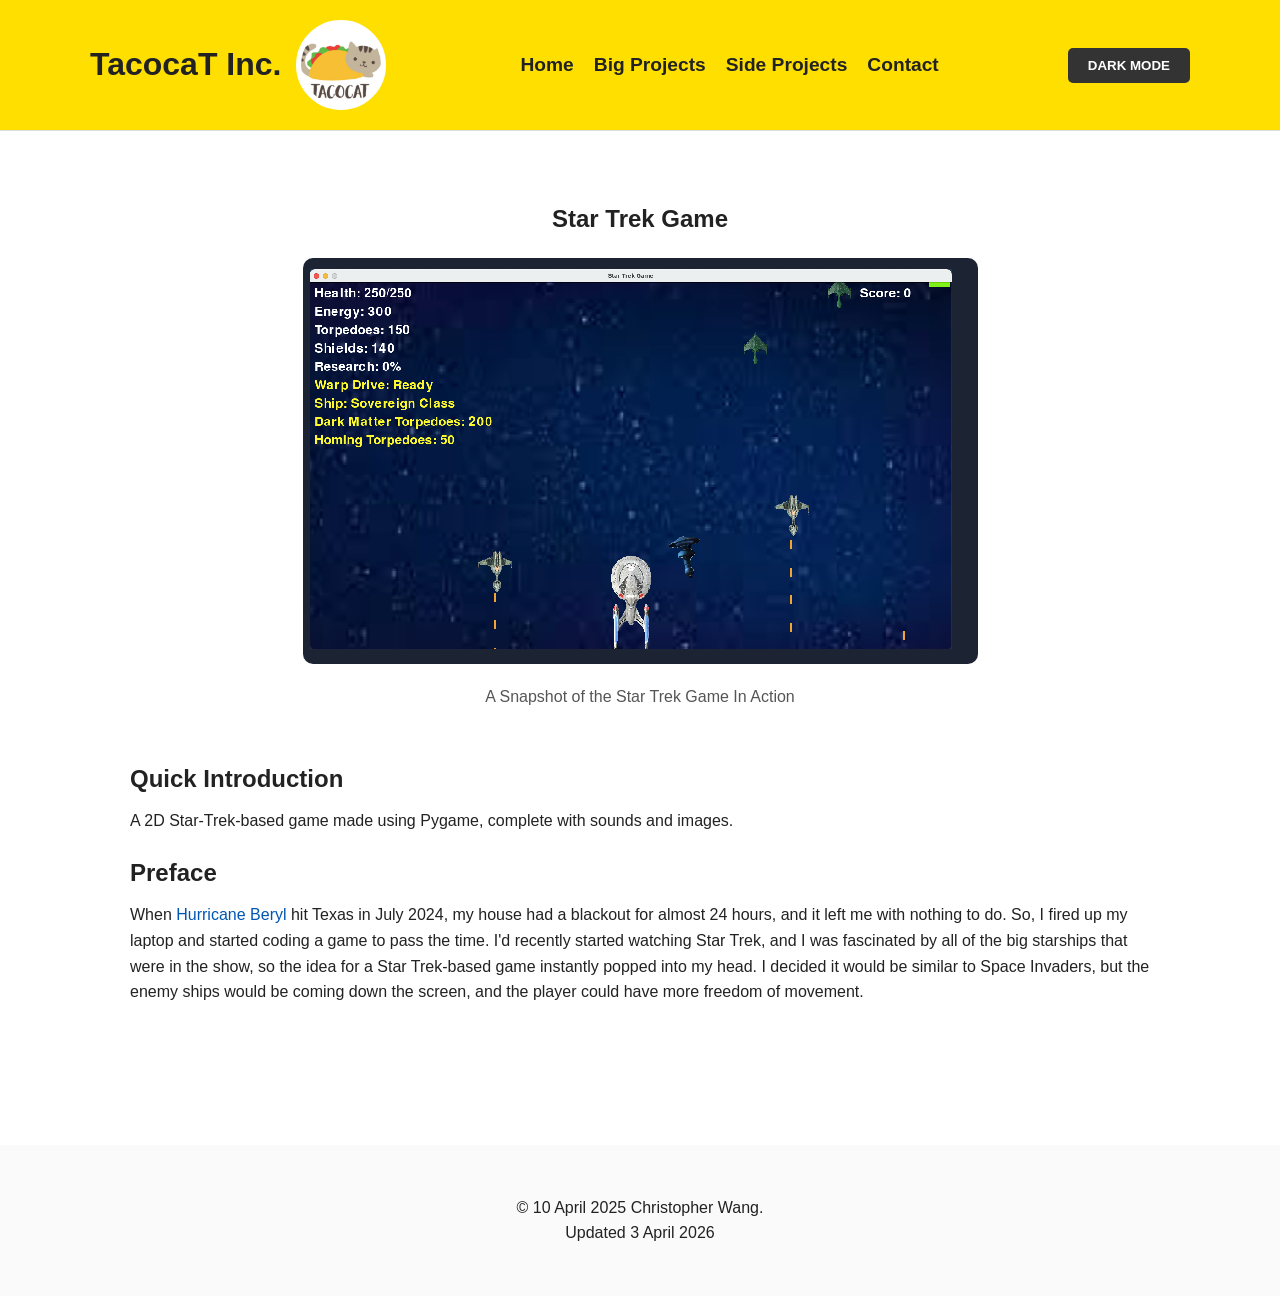
<file: projects/star-trek-game.html>
<!DOCTYPE html>
<html lang="en">
<head>
    <meta charset="UTF-8">
    <meta name="viewport" content="width=device-width, initial-scale=1">
    <title>TacocaT - Star Trek Game</title>
    <link rel="stylesheet" href="../style.css">
</head>
<body>
    <nav id="navbar">
        <div class="container nav-container">
            <div class="logo-container">
                <h1><a class="brand" href="../index.html">TacocaT Inc.</a></h1>
                <img src="../TacocaT.jpeg" alt="Logo" class="nav-logo">
            </div>
            <ul class="nav-links">
                <li><a href="../index.html">Home</a></li>
                <li><a href="../index.html#big-projects">Big Projects</a></li>
                <li><a href="../index.html#side-projects">Side Projects</a></li>
                <li><a href="../index.html#contact">Contact</a></li>
            </ul>
            <button id="darkModeToggle" class="toggle-button">DARK MODE</button>
        </div>
    </nav>

    <main>
        <div class="container fade-in">
            <section class="project-detail">
                <h1 class="centered-title">Star Trek Game</h1>
                <figure>
                    <img src="../Star-Trek-Game.jpeg" alt="Star Trek Game" class="project-hero">
                    <figcaption>A Snapshot of the Star Trek Game In Action</figcaption>
                </figure>
                <div class="project-description">
                    <h2>Quick Introduction</h2>
                    <p>A 2D Star-Trek-based game made using Pygame, complete with sounds and images.</p>
                    <h2>Preface</h2>
                    <p>When <a href="https://storymaps.arcgis.com/stories/a027387bfa714243a16285c4fb143035">Hurricane Beryl</a> hit
                        Texas in July 2024, my house had a blackout for almost 24 hours, and it left me with nothing to
                        do. So, I fired up my laptop and started coding a game to pass the time. I'd recently started 
                        watching Star Trek, and I was fascinated by all of the big starships that were in the show, so 
                        the idea for a Star Trek-based game instantly popped into my head. I decided it would be similar 
                        to Space Invaders, but the enemy ships would be coming down the screen, and the player could have 
                        more freedom of movement.
                    </p>
                </div>
            </section>
        </div>
    </main>

    <script src="../footer.js"></script>
    
    <script src="../script.js"></script>
</body>
</html>
</file>
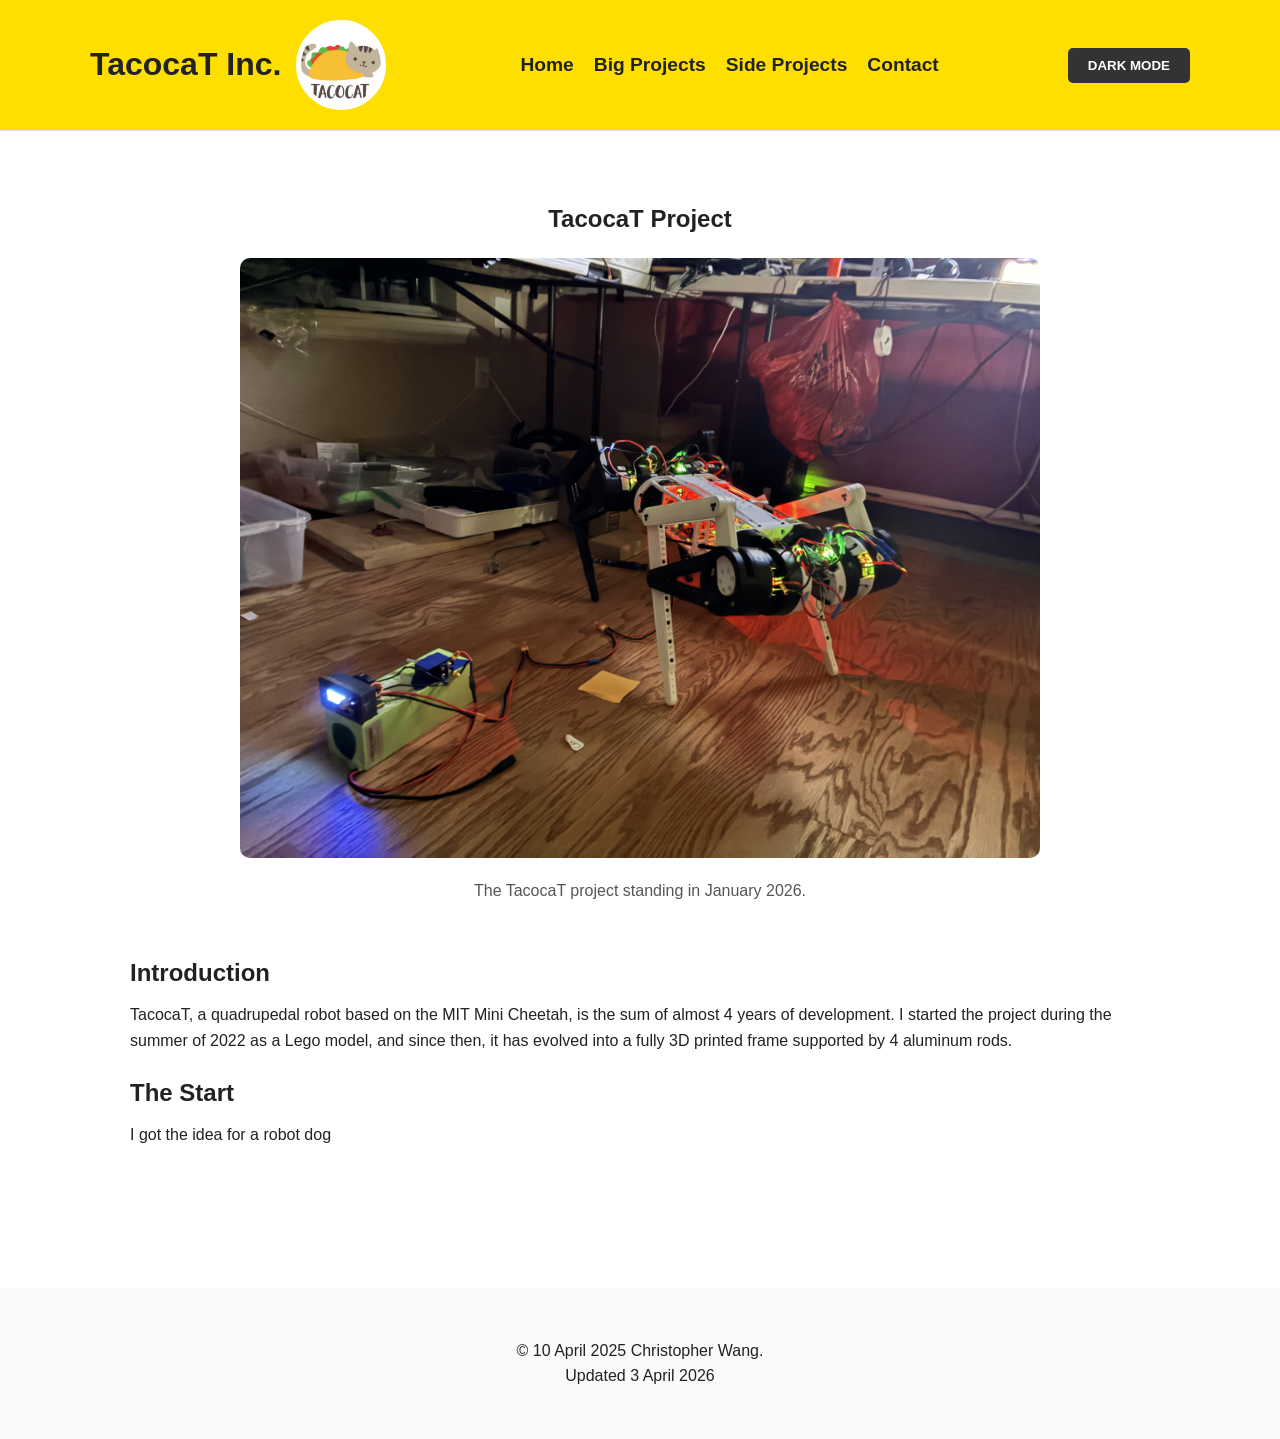
<file: projects/tacocat.html>
<!DOCTYPE html>
<html lang="en">
<head>
    <meta charset="UTF-8">
    <meta name="viewport" content="width=device-width, initial-scale=1">
    <meta name="description" content="Project page for TacocaT: a quadrupedal robot inspired by MIT Mini Cheetah.">
    <meta property="og:title" content="TacocaT - TacocaT Project">
    <meta property="og:description" content="Project page for TacocaT: a quadrupedal robot inspired by MIT Mini Cheetah.">
    <meta property="og:type" content="website">
    <title>TacocaT - TacocaT Project</title>
    <link rel="stylesheet" href="../style.css">
</head>
<body>
    <nav id="navbar">
        <div class="container nav-container">
            <div class="logo-container">
                <h1><a class="brand" href="../index.html">TacocaT Inc.</a></h1>
                <img src="../TacocaT.jpeg" alt="Logo" class="nav-logo">
            </div>
            <ul class="nav-links">
                <li><a href="../index.html">Home</a></li>
                <li><a href="../index.html#big-projects">Big Projects</a></li>
                <li><a href="../index.html#side-projects">Side Projects</a></li>
                <li><a href="../index.html#contact">Contact</a></li>
            </ul>
            <button id="darkModeToggle" class="toggle-button">DARK MODE</button>
        </div>
    </nav>

    <main>
        <div class="container fade-in">
            <section class="project-detail">
                <h1 class="centered-title">TacocaT Project</h1>
                <figure>
                  <img src="../TacocaT-assets/TacocaT-Standing-Jan2026.jpg" alt="TacocaT Project" class="project-hero">
                  <figcaption>The TacocaT project standing in January 2026.</figcaption>
                </figure>
                <div class="project-description">
                    <h2>Introduction</h2>
                    <p>TacocaT, a quadrupedal robot based on the MIT Mini Cheetah,
                        is the sum of almost 4 years of development.
                        I started the project during the summer of 2022 as a Lego model,
                        and since then, it has evolved into a fully 3D printed frame supported by 4 aluminum rods.
                    </p>
                    <h2>The Start</h2>
                    <p>I got the idea for a robot dog
                    </p>
                </div>
            </section>
        </div>
    </main>

    <script src="../footer.js"></script>
    
    <script src="../script.js"></script>
</body>
</html>
</file>
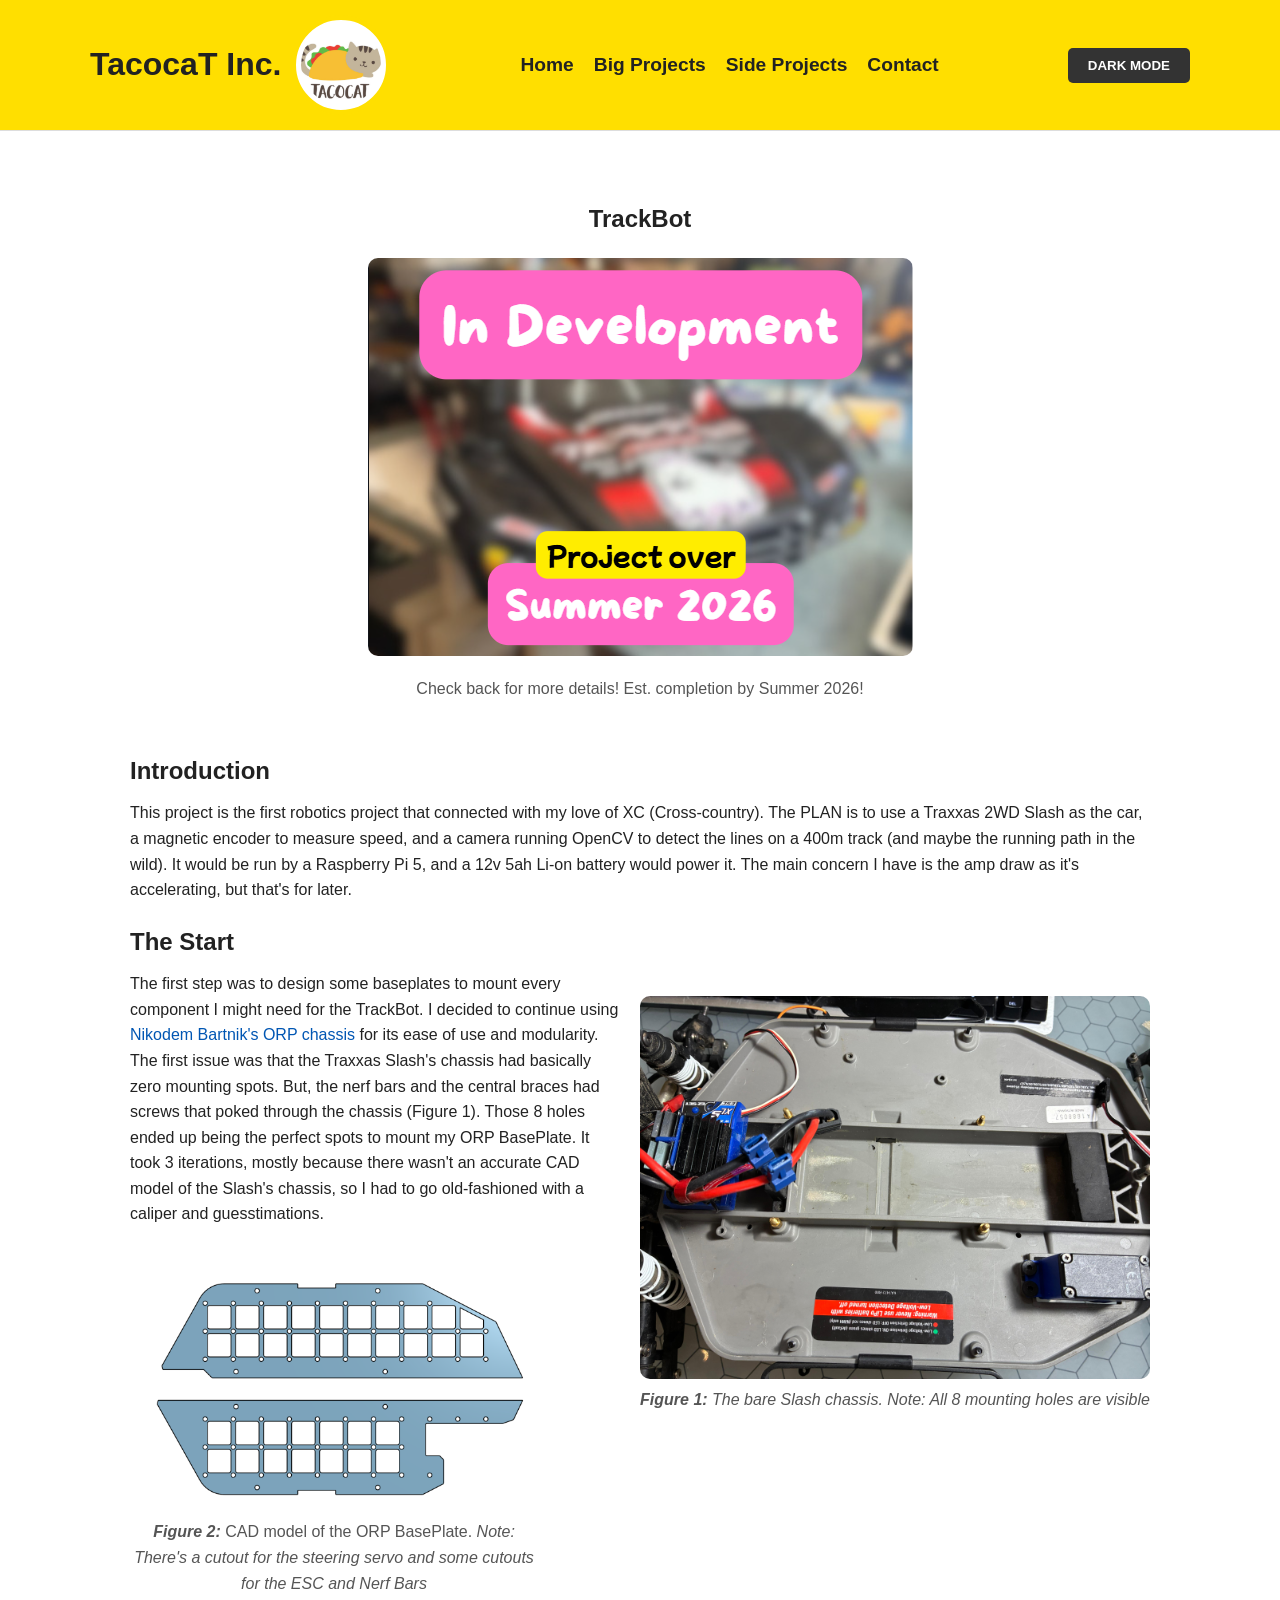
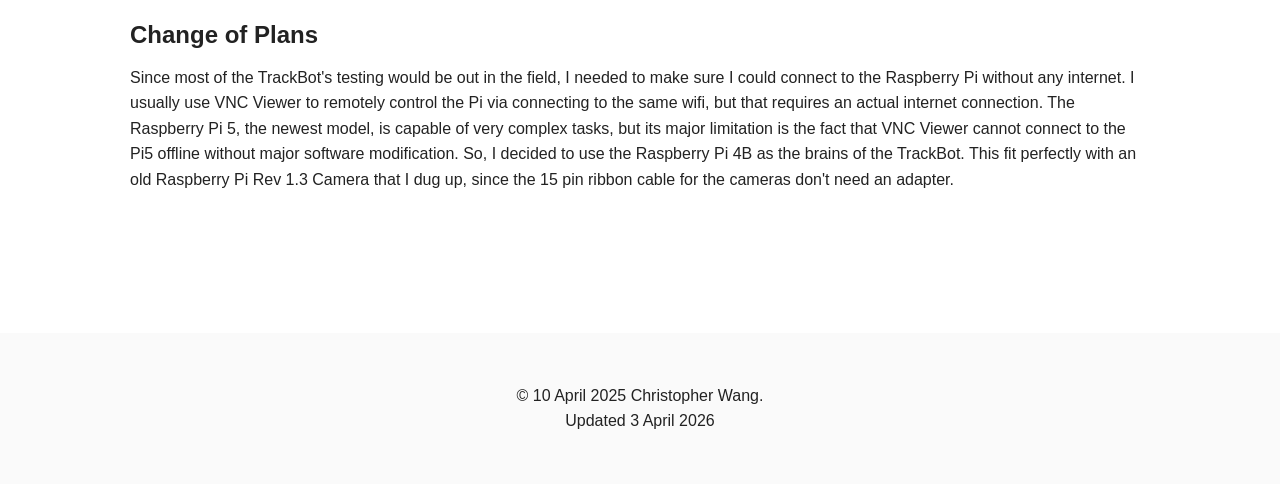
<file: projects/trackbot.html>
<!DOCTYPE html>
<html lang="en">
<head>
    <meta charset="UTF-8">
    <meta name="viewport" content="width=device-width, initial-scale=1">
    <meta name="description" content="Project page for TacocaT: a quadrupedal robot inspired by MIT Mini Cheetah.">
    <meta property="og:title" content="TacocaT - TacocaT Project">
    <meta property="og:description" content="Project page for TacocaT: a quadrupedal robot inspired by MIT Mini Cheetah.">
    <meta property="og:type" content="website">
    <title>TacocaT - TrackBot</title>
    <link rel="stylesheet" href="../style.css">
</head>
<body>
    <nav id="navbar">
        <div class="container nav-container">
            <div class="logo-container">
                <h1><a class="brand" href="../index.html">TacocaT Inc.</a></h1>
                <img src="../TacocaT.jpeg" alt="Logo" class="nav-logo">
            </div>
            <ul class="nav-links">
                <li><a href="../index.html">Home</a></li>
                <li><a href="../index.html#big-projects">Big Projects</a></li>
                <li><a href="../index.html#side-projects">Side Projects</a></li>
                <li><a href="../index.html#contact">Contact</a></li>
            </ul>
            <button id="darkModeToggle" class="toggle-button">DARK MODE</button>
        </div>
    </nav>

    <main>
        <div class="container fade-in">
            <section class="project-detail">
                <h1 class="centered-title">TrackBot</h1>
                <figure>
                  <img src="../TrackBot-assets/TrackBot-InDevPic.png" alt="TrackBot" class="project-hero">
                  <figcaption>Check back for more details! Est. completion by Summer 2026!</figcaption>
                </figure>
                <div class="project-description">
                    <h2>Introduction</h2>
                    <p>This project is the first robotics project that connected with my love of XC (Cross-country).
                        The PLAN is to use a Traxxas 2WD Slash as the car, a magnetic encoder to measure speed, 
                        and a camera running OpenCV to detect the lines on a 400m track (and maybe the running path
                        in the wild). It would be run by a Raspberry Pi 5, and a 12v 5ah Li-on battery would power it.
                        The main concern I have is the amp draw as it's accelerating, but that's for later. 
                    </p>
                    <h2>The Start</h2>
                    <figure class="side-image-wrap-text-left">
                        <img src="../TrackBot-assets/Chassis-ORPMount-Holes.jpeg">
                        <figcaption>
                            <b><i>Figure 1: </i></b> 
                            The bare Slash chassis. 
                            <i>Note: All 8 mounting holes are visible</i>
                        </figcaption>
                    </figure>

                    <p class="p-space">The first step was to design some baseplates to mount every component I might need for the TrackBot.
                        I decided to continue using <a href="https://openroboticplatform.com/designrules">Nikodem Bartnik's ORP chassis </a>
                        for its ease of use and modularity. The first issue was that the Traxxas Slash's chassis had basically zero mounting
                        spots. But, the nerf bars and the central braces had screws that poked through the chassis (Figure 1). Those 8 holes 
                        ended up being the perfect spots to mount my ORP BasePlate. It took 3 iterations, mostly because there wasn't an accurate 
                        CAD model of the Slash's chassis, so I had to go old-fashioned with a caliper and guesstimations.
                    </p>
                    <figure class="left-side-image">
                        <img src="../TrackBot-assets/ORP-BasePlate-CAD.png">
                        <figcaption>
                            <b><i>Figure 2: </i></b>
                            CAD model of the ORP BasePlate. 
                            <i>Note: There's a cutout for the steering servo and some cutouts for the ESC and Nerf Bars</i>
                        </figcaption>
                    </figure>
                    

                <h2 class="full-size-text">Change of Plans</h2>

                <p class="full-size-text">
                    Since most of the TrackBot's testing would be out in the field, I needed to make sure 
                    I could connect to the Raspberry Pi without any internet. I usually use VNC Viewer to 
                    remotely control the Pi via connecting to the same wifi, but that requires an actual 
                    internet connection. The Raspberry Pi 5, the newest model, is capable of very complex 
                    tasks, but its major limitation is the fact that VNC Viewer cannot connect to the Pi5 
                    offline without major software modification. So, I decided to use the Raspberry Pi 4B 
                    as the brains of the TrackBot. This fit perfectly with an old Raspberry Pi Rev 1.3 Camera 
                    that I dug up, since the 15 pin ribbon cable for the cameras don't need an adapter.
                </p>
                </div>
            </section>
        </div>
    </main>

    <script src="../footer.js"></script>
    
    <script src="../script.js"></script>
</body>
</html>
</file>
<file: style.css>
/* Reset default styles and set base styles */
* {
  margin: 0;
  padding: 0;
  box-sizing: border-box;
}

/* Base body styles */
body {
  font-family: 'Arial', sans-serif;
  background-color: #ffffff;
  color: #222;
  transition: background-color 0.5s, color 0.5s;
  line-height: 1.6;
}

/* Standard Link Color (Fixes default browser blue) */
a {
  color: #0056b3;
  text-decoration: none;
  transition: all 0.3s ease;
}

/* Custom class for 32px of space below a paragraph */
.extra-space {
    margin-bottom: 32px !important;
    display: block;
}

.nav-links a {
    font-size: 1.2rem;
    font-weight: bold;
    text-decoration: none;
}

.brand {
    font-size: 2rem;
    text-decoration: none;
}

.container {
  width: 90%;
  max-width: 1100px;
  margin: 0 auto;
  padding: 20px 0;
}

/* Navbar styling */
nav {
  position: fixed;
  width: 100%;
  background-color: #FFDF00;
  border-bottom: 1px solid #ddd;
  z-index: 1000;
  transition: all 0.3s ease;
}

.nav-container {
  display: flex;
  justify-content: space-between;
  align-items: center;
  padding: 15px 0;
}

.logo-container {
  display: flex;
  align-items: center;
  gap: 10px;
}

.logo-container span {
  font-weight: bold;
  font-size: 1.5rem;
}

.nav-logo {
  width: 100px;
  height: 100px;
  border-radius: 50%;
  object-fit: cover;
  border: 5px solid #FFDF00;
  padding: 5px;
  background: white;
}

.nav-links {
  list-style: none;
  display: flex;
  gap: 20px;
}

.nav-links a {
  color: #222;
  font-weight: bold;
}

/* Dark mode toggle button */
.toggle-button {
  padding: 10px 20px;
  cursor: pointer;
  border: none;
  background: #333;
  color: white;
  font-weight: bold;
  border-radius: 5px;
}

@keyframes rotate {
  from { transform: rotate(0deg); }
  to { transform: rotate(360deg); }
}

.toggle-button.rotating {
  animation: rotate 0.5s ease-in-out;
}

/* Section styling */
section {
  margin: 80px 0;
  background: #ffffff;
  padding: 40px;
  border-radius: 10px;
  transition: background-color 0.5s;
  display: flow-root;
}

/* Styling for header and nav links */
h1 a, h2 a, h3 a, .nav-links a, .intro-text a {
  text-decoration: none; 
  color: inherit;
  transition: all 0.3s ease;
}

h1 a:hover, h2 a:hover, h3 a:hover, .nav-links a:hover, .intro-text a:hover {
  text-shadow: 2px 2px 4px rgba(0, 0, 0, 0.2); 
}

/* Project card styling */
.project {
  display: flex;
  align-items: center;
  margin-bottom: 30px;
  background: #f5f5f5;
  border-radius: 10px;
  overflow: visible;
  text-decoration: none;
  color: inherit;
  transition: background 0.5s;
  position: relative;
}

.project img {
  width: 150px;
  height: auto;
  object-fit: cover;
  transition: all 0.3s ease;
  border-radius: 8px;
  position: relative;
}

.project:hover img {
  transform: scale(2.2) translateX(60px) translateY(-40px);
  box-shadow: 0 30px 60px rgba(0, 0, 0, 0.3);
  z-index: 100;
}

.project-content {
  padding: 20px;
}

/* Footer styling */
footer {
  text-align: center;
  padding: 30px 0;
  background: #fafafa;
  transition: background-color 0.5s;
}

/* Animations */
.fade-in {
  opacity: 0;
  transform: translateY(20px);
  animation: fadeInUp 1s forwards;
  animation-delay: 0.3s;
}

@keyframes fadeInUp {
  to {
    opacity: 1;
    transform: translateY(0);
  }
}

#navbar.hidden {
  transform: translateY(-100%);
  opacity: 0;
}

/* Project detail page styling */
.project-detail {
  padding: 40px;
  margin-top: 120px;
}

.centered-title {
  text-align: center;
  margin-top: 20px;
}

.project-hero {
  object-fit: contain;
  border-radius: 10px;
  margin: 20px 0;
  display: block;
  margin-left: auto;
  margin-right: auto;
  max-width: 100%;
  max-height: 600px;
  width: auto;
  height: auto;
}

/* Wrapping Classes */
.side-image-wrap-text-left,
.side-image-wrap-text-right {
  max-width: 50%;
  margin-bottom: 10px;
  margin-top: 25px;
}

.side-image-wrap-text-left {
  float: right;
  margin-left: 20px;
}

.side-image-wrap-text-right {
  float: left;
  margin-right: 20px;
}

.side-image-wrap-text-left img,
.side-image-wrap-text-right img {
  display: block;
  width: 100%;
  max-width: 600px;   /* 👈 limits how big it can get */
  height: auto;
  margin: 0 auto;     /* 👈 keeps it centered inside figure */
  border-radius: 10px;
}

.side-image-wrap-text-left figcaption,
.side-image-wrap-text-right figcaption {
  text-align: center;
  font-style: italic;
  margin-top: 8px;
  color: #555;
}

.image-pair-container {
  display: flex !important;
  gap: 20px;
  width: 100%;          /* This fills the parent .project-description */
  max-width: 1100px;   
  margin: 20px auto;   
  clear: both;          /* This prevents previous floats from interfering */
  overflow: hidden;
}

.side-by-side-figure {
  flex: 1;             
  margin: 0;
  display: flex;
  flex-direction: column;
}

.side-by-side-figure img {
  width: 100%;
  aspect-ratio: 4 / 3; 
  object-fit: cover;   
  border-radius: 10px;
  display: block;
}

/* Captions */
.side-by-side-figure figcaption {
    text-align: center;
    margin-top: 10px;
    font-size: 0.9rem;
}

/* Mobile: stack figures */
@media (max-width: 768px) {
    .image-pair-container {
        flex-direction: column;
        width: 100%;
    }

    .side-by-side-figure {
        width: 100%;
    }
}

.insole-graph-figure {
    width: 50%;
    margin-top: 30px;
    margin-bottom: 30px;
    display: flow-root;
}

.insole-graph-figure img {
    display: block;
    width: 100%;
    height: auto;
    object-fit: contain;
    border-radius: 10px;
}

.insole-graph-figure figcaption {
    text-align: center;
    margin-top: 8px;
    font-size: 0.9rem;
}

/* Alternating alignment */
.insole-graph-figure.left {
    float: left;
    margin-right: 30px;
}

.insole-graph-figure.right {
    float: right;
    margin-left: 30px;
}

/* Mobile: use full width */
@media (max-width: 768px) {
    .insole-graph-figure {
        width: 100%;
        float: none;
        margin-left: 0;
        margin-right: 0;
    }
}

.landscape-figure {
    width: 100%;
    max-width: 100%;
    margin: 25px auto;
    clear: both;
}

.landscape-figure img {
    display: block;
    width: auto;
    height: auto;
    max-width: 100%;
    border-radius: 10px;
    margin: 0 auto;
    object-fit: contain;
}

.landscape-figure figcaption {
    text-align: center;
    font-style: italic;
    margin-top: 8px;
    color: #555;
}

/* Mobile responsiveness */
@media (max-width: 768px) {
    .landscape-figure {
        width: 100%;
    }

    .landscape-figure img {
        max-width: 100%;
    }
}

.project-description {
  margin-top: 30px;
  display: flow-root;
}

.project-description h2 {
  margin: 20px 0 10px;
}

.project-description ul {
  list-style-position: inside;
  margin: 10px 0;
}

.left-side-image {
    width: 40%;
    margin-top: 20px;
    margin-bottom: 20px;
}

.left-side-image img {
    width: 100%;
    border-radius: 10px;
    display: block;
}

.full-size-text {
  width: 100%;
  clear: both;
  
}

/* Intro section styling */
.intro {
  display: flex;
  justify-content: space-between;
  align-items: center;
  gap: 40px;
}

.intro-text a {
  font-weight: bold;
  border-bottom: 1px solid rgba(0, 0, 0, 0.1);
}

.intro-text {
  flex: 1;
}

.intro-logo {
  width: 200px;
  height: 200px;
  border-radius: 50%;
  object-fit: cover;
  border: 5px solid #FFDF00;
  padding: 5px;
  background: white;
}

figcaption {
  text-align: center;
  font-style: normal;
  margin-top: 8px;
  color: #555;
  transition: color 0.5s;
}

.p-space {
  margin-bottom: 30px;
}

p + h2 {
  margin-top: 60px;
  margin-bottom: 40px;
}

.offset-text-right-side {
  position: absolute;  
  left: 50%;
  margin-left: 0;
}
/*
p + p {
  margin-top: 40px;
}
*/
/* DARK MODE*/

body.dark-mode {
  background-color: #121212;
  color: #ddd;
}

body.dark-mode nav {
  background-color: #1e1e1e;
}

body.dark-mode section {
  background: #1c1c1c;
}

body.dark-mode .project {
  background: #2a2a2a;
}

body.dark-mode .project:hover {
  background: #3a3a3a;
}

body.dark-mode footer {
  background: #1e1e1e;
}

/* Dark Mode specific element fixes */
body.dark-mode figcaption {
  color: #bbb !important;
}

body.dark-mode a {
  color: #8ab4f8; /* Softer blue for dark mode */
}

body.dark-mode a:hover {
  color: #ffffff;
  text-decoration: underline;
}
</file>
